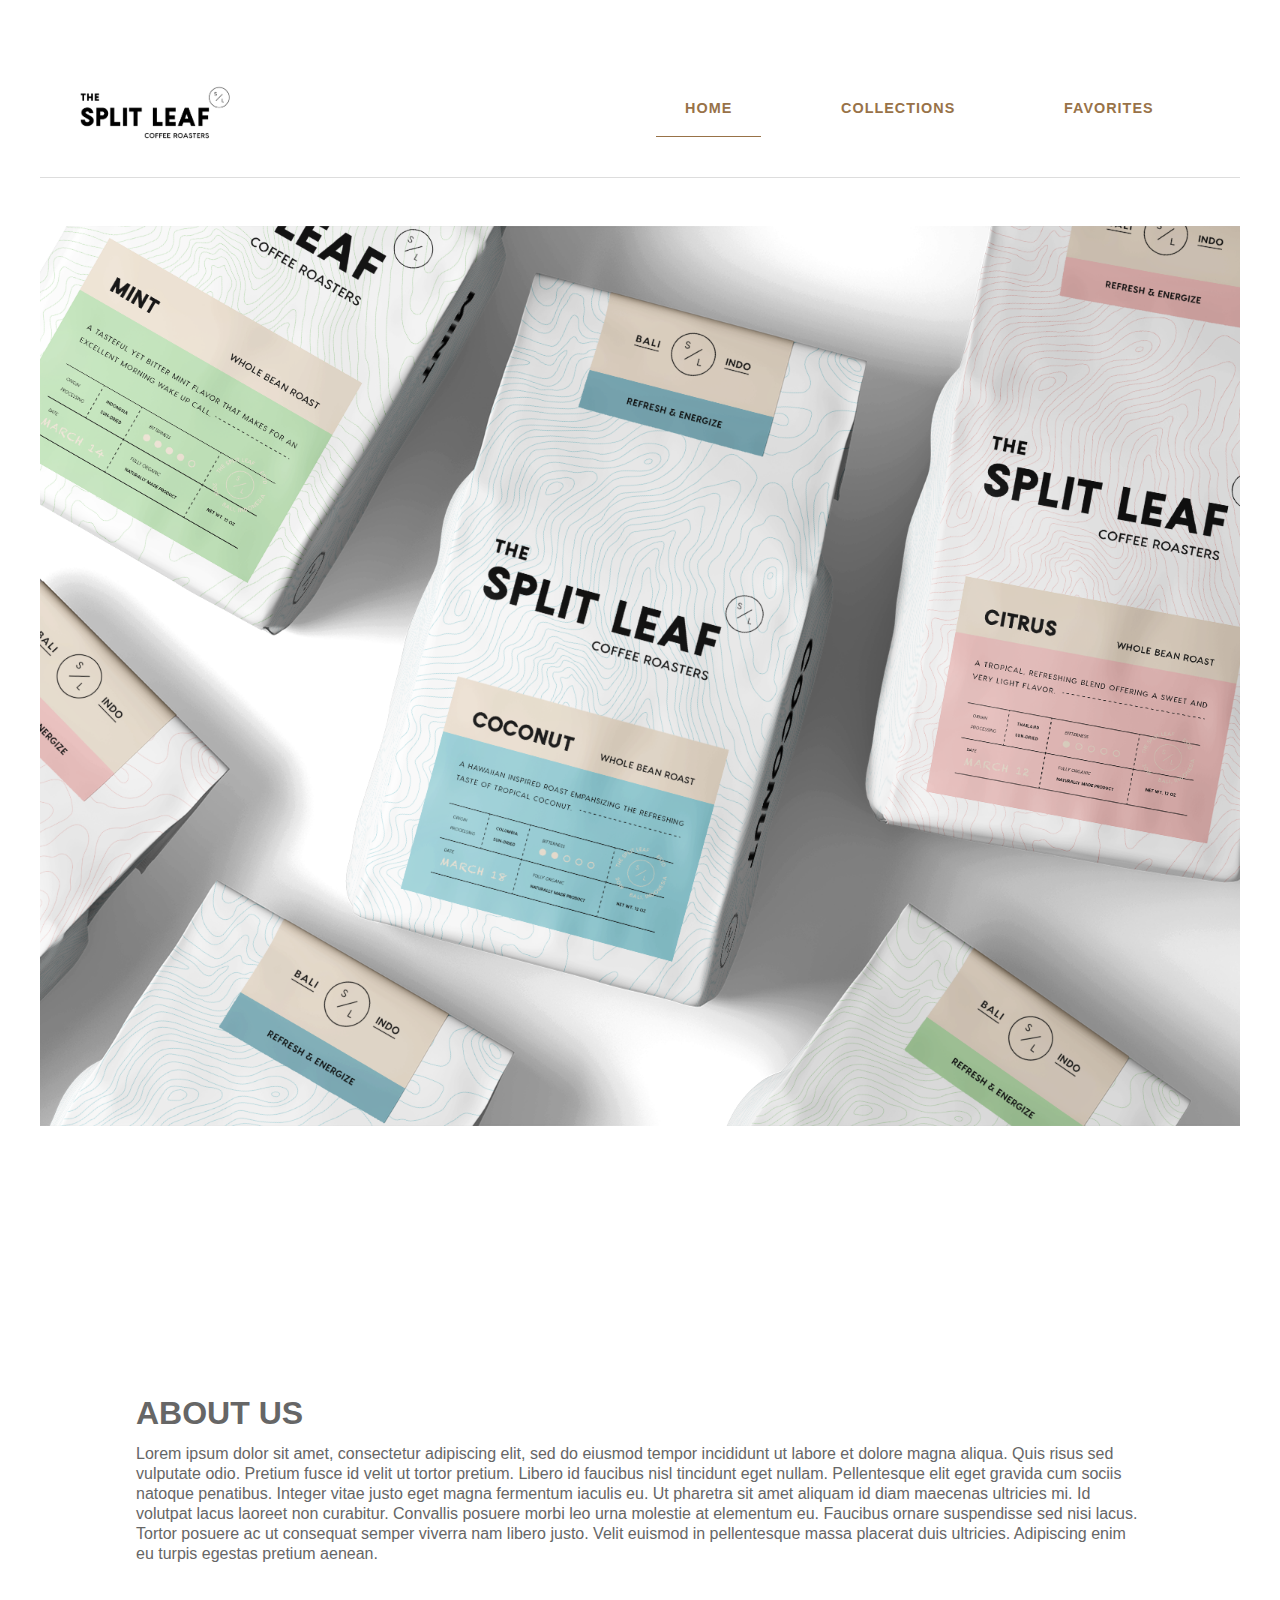
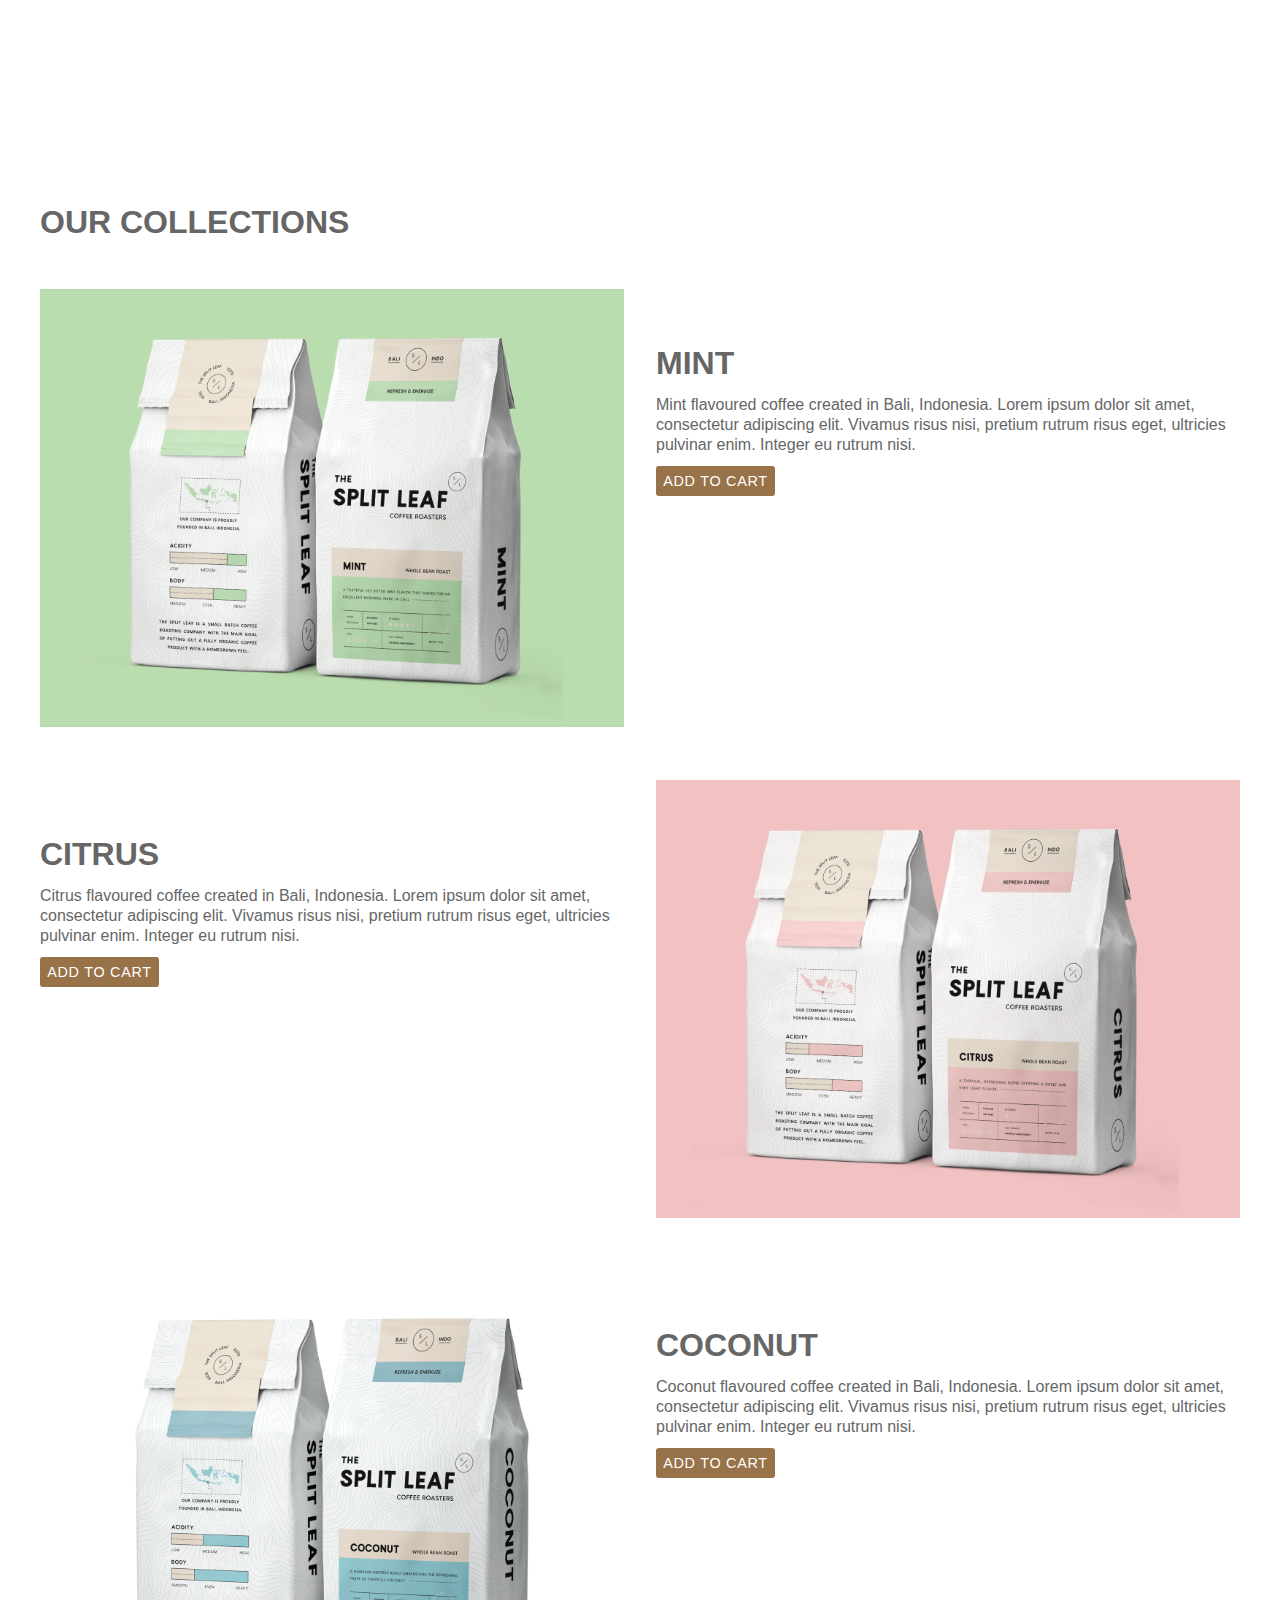
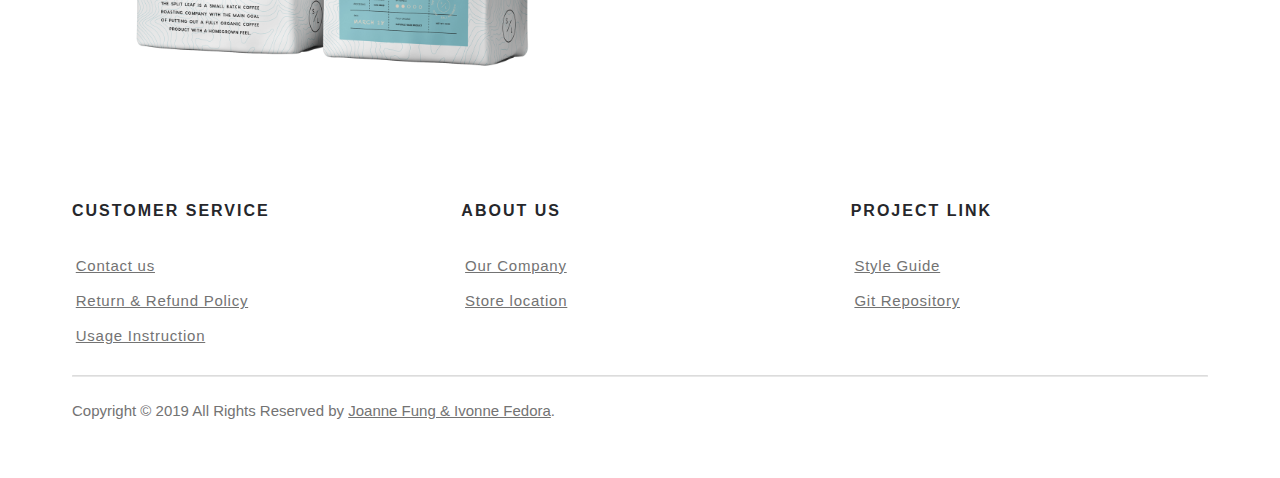
<file: index.html>
<!DOCTYPE html>
<html lang="en">

<head>
  <meta charset="utf-8">
  <title>P02</title>

  <!--CSS-->
  <link href="assets/css/main.css" rel="stylesheet">
</head>
<body>
  <nav class="nav-style">
    <a href="index.html"><img  src="assets/image/logo.png" class="logo" alt="logo"/></a>
    <p class="width-adjust"></p>
    <input class="menu-btn" type="checkbox" id="menu-btn" />
    <label class="menu-icon" for="menu-btn"><span class="navicon"></span></label>
    <ul class="menu">
      <li><a href="index.html"  class="nav-button current-link">HOME</a></li>
      <li><a href="product-listing.html" class="nav-button">COLLECTIONS</a></li>
      <li><a href="product-listing.html" class="nav-button">FAVORITES</a></li>
    </ul>
    <!-- <p class="width-adjust"></p> -->
    <!-- <div class="search-field">
    <img src="assets/image/search.png" class="search" alt="search"/>
    <form> <input type="text" name="Search Field" value="Search"> </form>
  </div> -->
</nav>

  <!-- <header class="header">
    <a href="index.html"><img  src="assets/image/logo.png" class="logo" alt="logo"/></a>
    <input class="menu-btn" type="checkbox" id="menu-btn" />
    <label class="menu-icon" for="menu-btn"><span class="navicon"></span></label>
    <ul class="menu">
      <li><a href="index.html">HOME</a></li>
      <li><a href="product-listing.html">COLLECTIONS</a></li>
      <li><a href="product-listing.html">FAVORITES</a></li>
    </ul>
  </header> -->

  <div class="banner">
    <img src="assets/image/b1.png"  alt="rose perfume" style="width:100%"/>
  </div>

  <div class="about-section">
    <h1>ABOUT US</h1>
    <p>Lorem ipsum dolor sit amet, consectetur adipiscing elit, sed do eiusmod tempor incididunt ut labore et dolore magna aliqua. Quis risus sed vulputate odio. Pretium fusce id velit ut tortor pretium. Libero id faucibus nisl tincidunt eget nullam. Pellentesque elit eget gravida cum sociis natoque penatibus. Integer vitae justo eget magna fermentum iaculis eu. Ut pharetra sit amet aliquam id diam maecenas ultricies mi. Id volutpat lacus laoreet non curabitur. Convallis posuere morbi leo urna molestie at elementum eu. Faucibus ornare suspendisse sed nisi lacus. Tortor posuere ac ut consequat semper viverra nam libero justo. Velit euismod in pellentesque massa placerat duis ultricies. Adipiscing enim eu turpis egestas pretium aenean.</p>
  </div>

  <h1>OUR COLLECTIONS</H1>
  <div class="banner">
    <div class="row">
      <div class="col-50">
        <a href="mint-product.html">
          <img src="assets/image/a1.png"  alt="rose perfume" style="width:100%"/></a>
        </div>
        <div class="col-50">
          <div class="perfume">
            <h1>MINT</h1>
            <p>Mint flavoured coffee created in Bali, Indonesia. Lorem ipsum dolor sit amet, consectetur adipiscing elit. Vivamus risus nisi, pretium rutrum risus eget, ultricies pulvinar enim. Integer eu rutrum nisi.</p>
            <a href="checkout.html"  class="submit-btn">ADD TO CART</a>
          </div>
        </div>
      </div>
    </div>

    <div class="banner">
      <div class="row">
        <div class="col-50">
          <div class="perfume">
            <h1>CITRUS</h1>
            <p>Citrus flavoured coffee created in Bali, Indonesia. Lorem ipsum dolor sit amet, consectetur adipiscing elit. Vivamus risus nisi, pretium rutrum risus eget, ultricies pulvinar enim. Integer eu rutrum nisi.</p>
            <a href="checkout.html"  class="submit-btn">ADD TO CART</a>
          </div>
        </div>
        <div class="col-50">
          <a href="mint-product.html">
            <img src="assets/image/a2.png"  alt="rose perfume" style="width:100%"/></a>
          </div>
        </div>
      </div>

      <div class="banner">
        <div class="row">
          <div class="col-50">
            <a href="mint-product.html">
              <img src="assets/image/a3.png"  alt="rose perfume" style="width:100%"/></a>
            </div>
            <div class="col-50">
              <div class="perfume">
                <h1>COCONUT</h1>
                <p>Coconut flavoured coffee created in Bali, Indonesia. Lorem ipsum dolor sit amet, consectetur adipiscing elit. Vivamus risus nisi, pretium rutrum risus eget, ultricies pulvinar enim. Integer eu rutrum nisi.</p>
                <a href="checkout.html"  class="submit-btn">ADD TO CART</a>
              </div>
            </div>
          </div>
        </div>

        <!-- Site footer -->

        <footer class="site-footer">
          <div class="row">
            <div class="col-25">
              <h5>CUSTOMER SERVICE</h5>
              <ul class="footer-links">
                <li><a href="#">Contact us</a></li>
                <li><a href="#">Return & Refund Policy</a></li>
                <li><a href="#">Usage Instruction</a></li>
              </ul>
            </div>
            <div class="col-25">
              <h5>ABOUT US</h5>
              <ul class="footer-links">
                <li><a href="#">Our Company</a></li>
                <li><a href="#">Store location</a></li>
              </ul>
            </div>
            <div class="col-25">
              <h5>PROJECT LINK</h5>
              <ul class="footer-links">
                <li><a href="styleguide.html">Style Guide</a></li>
                <li><a href="https://github.com/ivonnefedora/IAT339-P02">Git Repository</a></li>
              </ul>
            </div>
          </div>
            <hr>
          </div>
          <div class="container">
            <div class="row">
              <div class="col-50">
                <p class="copyright-text">Copyright &copy; 2019 All Rights Reserved by
                  <a href="#">Joanne Fung & Ivonne Fedora</a>.
                </p>
              </div>
            </div>
          </div>
        </footer>
      </body>
      </html>
</file>
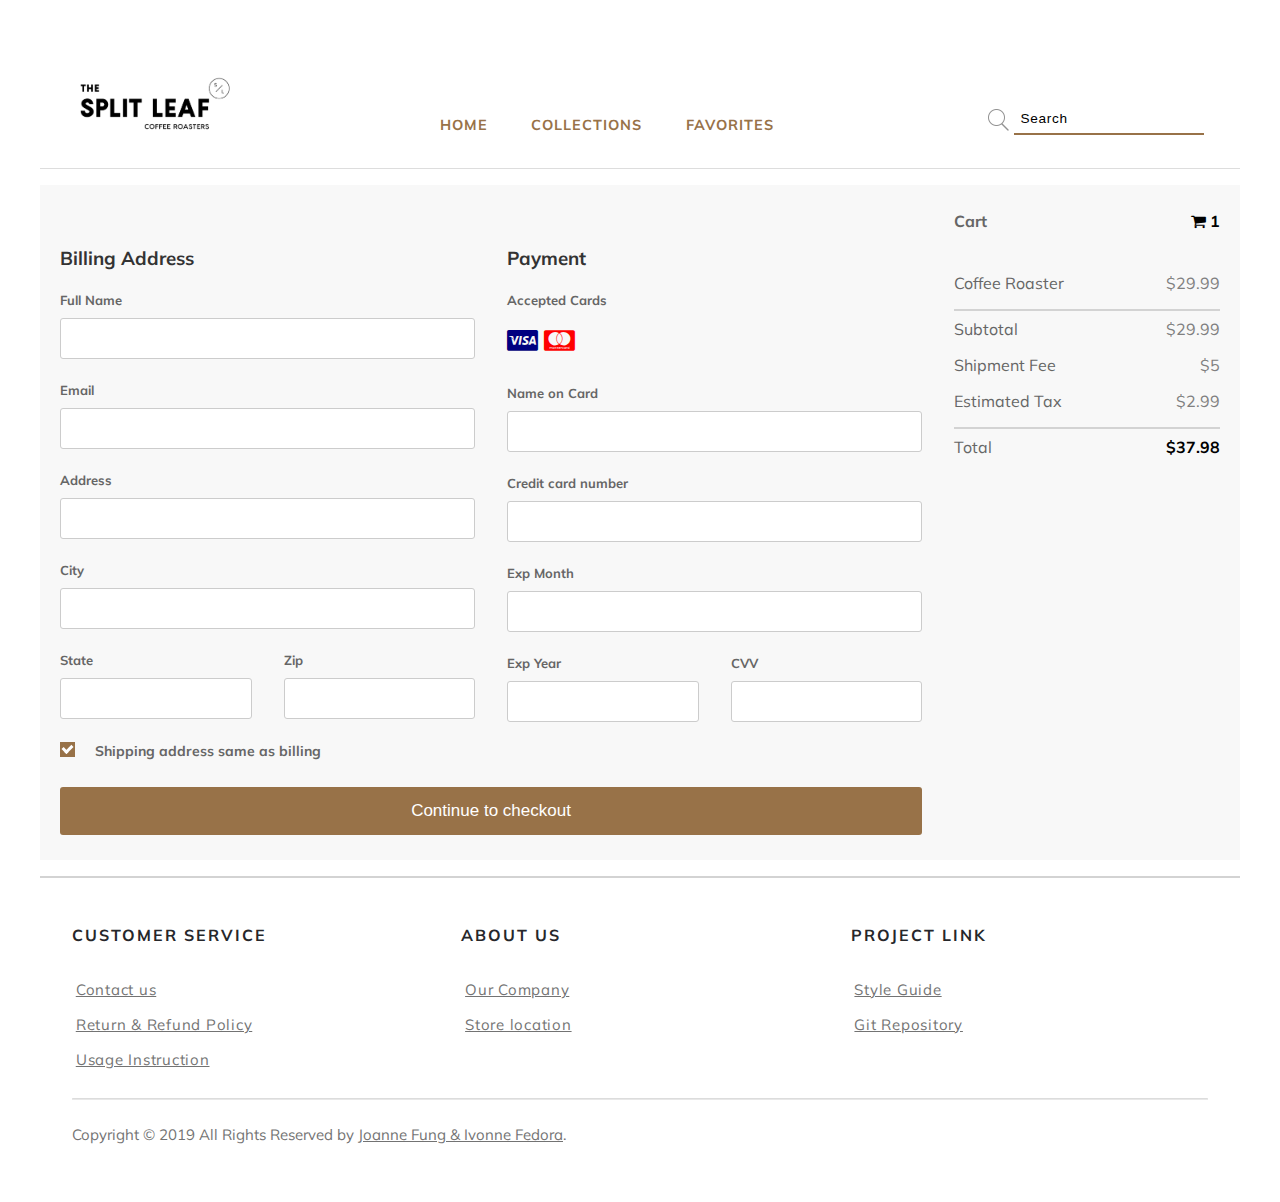
<file: checkout.html>
<!DOCTYPE html>
<html lang="en">

<head>
  <meta charset="utf-8">
  <title>P01 - Style Guide Template</title>

  <!--CSS-->
  <link href="assets/css/main.css" rel="stylesheet">

  <!--icon-->
  <link rel="stylesheet" href="https://cdnjs.cloudflare.com/ajax/libs/font-awesome/4.7.0/css/font-awesome.min.css">

  <!--Font-->
  <link href="https://fonts.googleapis.com/css?family=Muli" rel="stylesheet">

  <script src="assets/js/main.js"></script>
</head>

<body>

  <nav class="nav-style">
    <img  src="assets/image/logo.png" class="logo" alt="logo"/>
    <p class="width-adjust"></p>
    <a href="index.html"  class="nav-button">HOME</a>
    <a href="product-listing.html" class="nav-button">COLLECTIONS</a>
    <a href="product-listing.html" class="nav-button">FAVORITES</a>
    <p class="width-adjust"></p>
    <div class="search-field">
      <img src="assets/image/search.png" class="search" alt="search"/>
      <form> <input type="text" name="Search Field" value="Search"> </form>
    </div>
  </nav>


  <!--https://www.w3schools.com/howto/tryit.asp?filename=tryhow_css_checkout_form-->
  <section class="checkout-element">
    <div class="row">
      <div class="col-75">
        <div class="payment-container">

          <div class="row">
            <div class="col-75">
              <div class="container">

                <div class="row">
                  <div class="col-50">
                    <h3>Billing Address</h3>
                    <label for="fname">Full Name</label>
                    <input type="text" id="fname" name="firstname">
                    <label for="email">Email</label>
                    <input type="text" id="email" name="email">
                    <label for="adr">Address</label>
                    <input type="text" id="adr" name="address">
                    <label for="city">City</label>
                    <input type="text" id="city" name="city">

                    <div class="row">
                      <div class="col-50">
                        <label for="state">State</label>
                        <input type="text" id="state" name="state">
                      </div>
                      <div class="col-50">
                        <label for="zip">Zip</label>
                        <input type="text" id="zip" name="zip">
                      </div>
                    </div>
                  </div>

                  <div class="col-50">
                    <h3>Payment</h3>
                    <label for="fname">Accepted Cards</label>
                    <div class="icon-container">
                      <i class="fa fa-cc-visa" style="color:navy;"></i>
                      <i class="fa fa-cc-mastercard" style="color:red;"></i>
                    </div>
                    <label for="cname">Name on Card</label>
                    <input type="text" id="cname" name="cardname">
                    <label for="ccnum">Credit card number</label>
                    <input type="text" id="ccnum" name="cardnumber">
                    <label for="expmonth">Exp Month</label>
                    <input type="text" id="expmonth" name="expmonth">
                    <div class="row">
                      <div class="col-50">
                        <label for="expyear">Exp Year</label>
                        <input type="text" id="expyear" name="expyear">
                      </div>
                      <div class="col-50">
                        <label for="cvv">CVV</label>
                        <input type="text" id="cvv" name="cvv">
                      </div>
                    </div>
                  </div>

                </div>
                <label class="checkbox-container">Shipping address same as billing<input type="checkbox" checked="checked"><span class="checkmark"></span></label>
                <input type="submit" value="Continue to checkout" class="btn">
              </div>
            </div>
            <div class="col-25">
              <div class="container">
                <h4>Cart <span class="price" style="color:black"><i class="fa fa-shopping-cart"></i> 1</span></h4><br>
                <p>Coffee Roaster<span class="price">$29.99</span></p>
                <hr>
                <p>Subtotal<span class="price">$29.99</span></p>
                <p>Shipment Fee<span class="price">$5</span></p>
                <p>Estimated Tax<span class="price">$2.99</span></p>
                <hr>
                <p>Total <span class="price" style="color:black"><b>$37.98</b></span></p>
              </div>
            </div>
          </div>
        </div>
      </div>
    </div>
  </section>

  <!-- Site footer -->
  <hr>
  <footer class="site-footer">
    <div class="row">
      <div class="col-25">
        <h5>CUSTOMER SERVICE</h5>
        <ul class="footer-links">
          <li><a href="#">Contact us</a></li>
          <li><a href="#">Return & Refund Policy</a></li>
          <li><a href="#">Usage Instruction</a></li>
        </ul>
      </div>
      <div class="col-25">
        <h5>ABOUT US</h5>
        <ul class="footer-links">
          <li><a href="#">Our Company</a></li>
          <li><a href="#">Store location</a></li>
        </ul>
      </div>
      <div class="col-25">
        <h5>PROJECT LINK</h5>
        <ul class="footer-links">
          <li><a href="styleguide.html">Style Guide</a></li>
          <li><a href="https://github.com/ivonnefedora/IAT339-P02">Git Repository</a></li>
        </ul>
      </div>
    </div>
      <hr>
    </div>
    <div class="container">
      <div class="row">
        <div class="col-50">
          <p class="copyright-text">Copyright &copy; 2019 All Rights Reserved by
            <a href="#">Joanne Fung & Ivonne Fedora</a>.
          </p>
        </div>
      </div>
    </div>
  </footer>

</body>
</html>
</file>
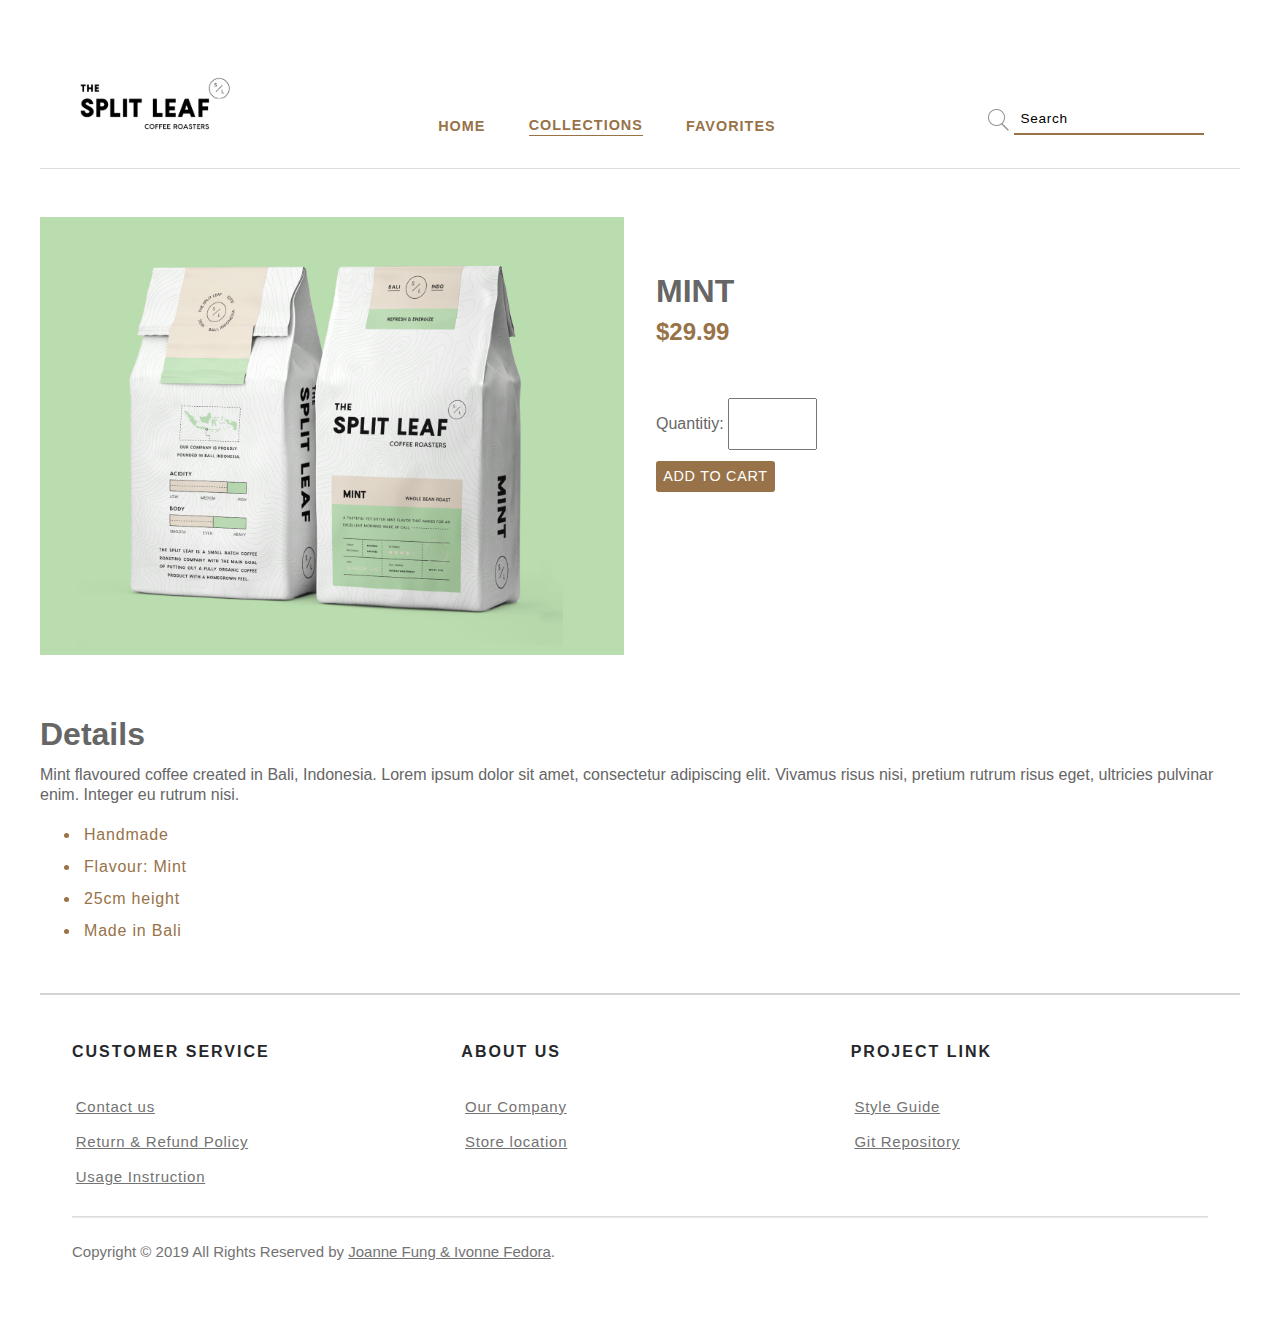
<file: mint-product.html>
<!DOCTYPE html>
<html lang="en">

<head>
  <meta charset="utf-8">
  <title>P02</title>

  <!--CSS-->
  <link href="assets/css/main.css" rel="stylesheet">
</head>
<body>
  <nav class="nav-style">
    <img  src="assets/image/logo.png" class="logo" alt="logo"/>
    <p class="width-adjust"></p>
    <a href="index.html"  class="nav-button">HOME</a>
    <a href="product-listing.html" class="nav-button current-link">COLLECTIONS</a>
    <a href="product-listing.html" class="nav-button">FAVORITES</a>
    <p class="width-adjust"></p>
    <div class="search-field">
      <img src="assets/image/search.png" class="search" alt="search"/>
      <form> <input type="text" name="Search Field" value="Search"> </form>
    </div>
  </nav>

  <div class="banner">
    <div class="row">
      <div class="col-50">
        <a href="mint-product.html">
          <img src="assets/image/a1.png"  alt="rose perfume" style="width:100%"/></a>
        </div>
        <div class="col-50">
          <div class="perfume">
            <h1>MINT</h1>
            <h2>$29.99</h2>
            <br>
            <p>Quantitiy: <input type="number" name="quantity" min="1" max="10"></p>
            <a href="checkout.html"  class="submit-btn">ADD TO CART</a>
          </div>
        </div>
      </div>
    </div>

    <div class="banner">
      <div class="perfume">
        <h1>Details</h1>
        <p>Mint flavoured coffee created in Bali, Indonesia. Lorem ipsum dolor sit amet, consectetur adipiscing elit. Vivamus risus nisi, pretium rutrum risus eget, ultricies pulvinar enim. Integer eu rutrum nisi.</p>
        <ul>
          <li>Handmade</li>
          <li>Flavour: Mint</li>
          <li>25cm height</li>
          <li>Made in Bali</li>
        </ul>
      </div>
    </div>

    <!-- Site footer -->
    <hr>
    <footer class="site-footer">
      <div class="row">
        <div class="col-25">
          <h5>CUSTOMER SERVICE</h5>
          <ul class="footer-links">
            <li><a href="#">Contact us</a></li>
            <li><a href="#">Return & Refund Policy</a></li>
            <li><a href="#">Usage Instruction</a></li>
          </ul>
        </div>
        <div class="col-25">
          <h5>ABOUT US</h5>
          <ul class="footer-links">
            <li><a href="#">Our Company</a></li>
            <li><a href="#">Store location</a></li>
          </ul>
        </div>
        <div class="col-25">
          <h5>PROJECT LINK</h5>
          <ul class="footer-links">
            <li><a href="styleguide.html">Style Guide</a></li>
            <li><a href="https://github.com/ivonnefedora/IAT339-P02">Git Repository</a></li>
          </ul>
        </div>
      </div>
        <hr>
      </div>
      <div class="container">
        <div class="row">
          <div class="col-50">
            <p class="copyright-text">Copyright &copy; 2019 All Rights Reserved by
              <a href="#">Joanne Fung & Ivonne Fedora</a>.
            </p>
          </div>
        </div>
      </div>
    </footer>
  </body>
  </html>
</file>
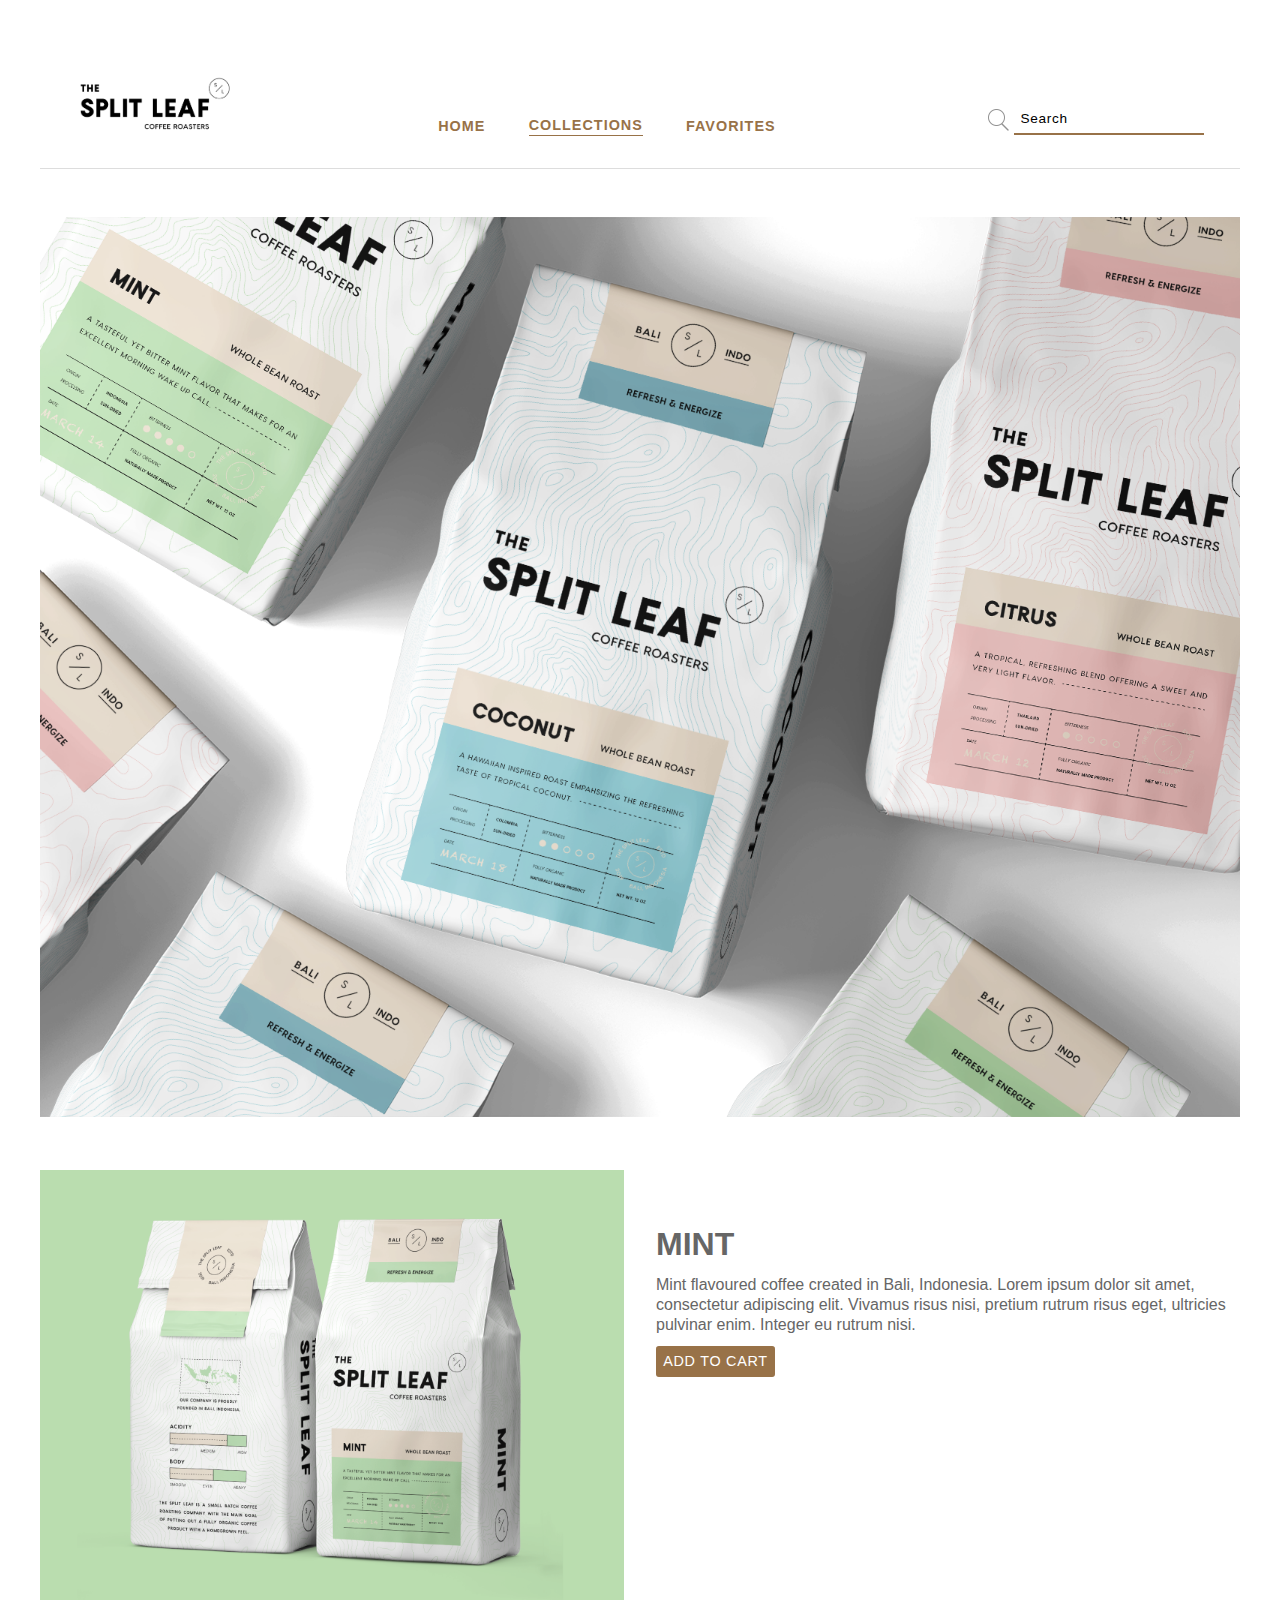
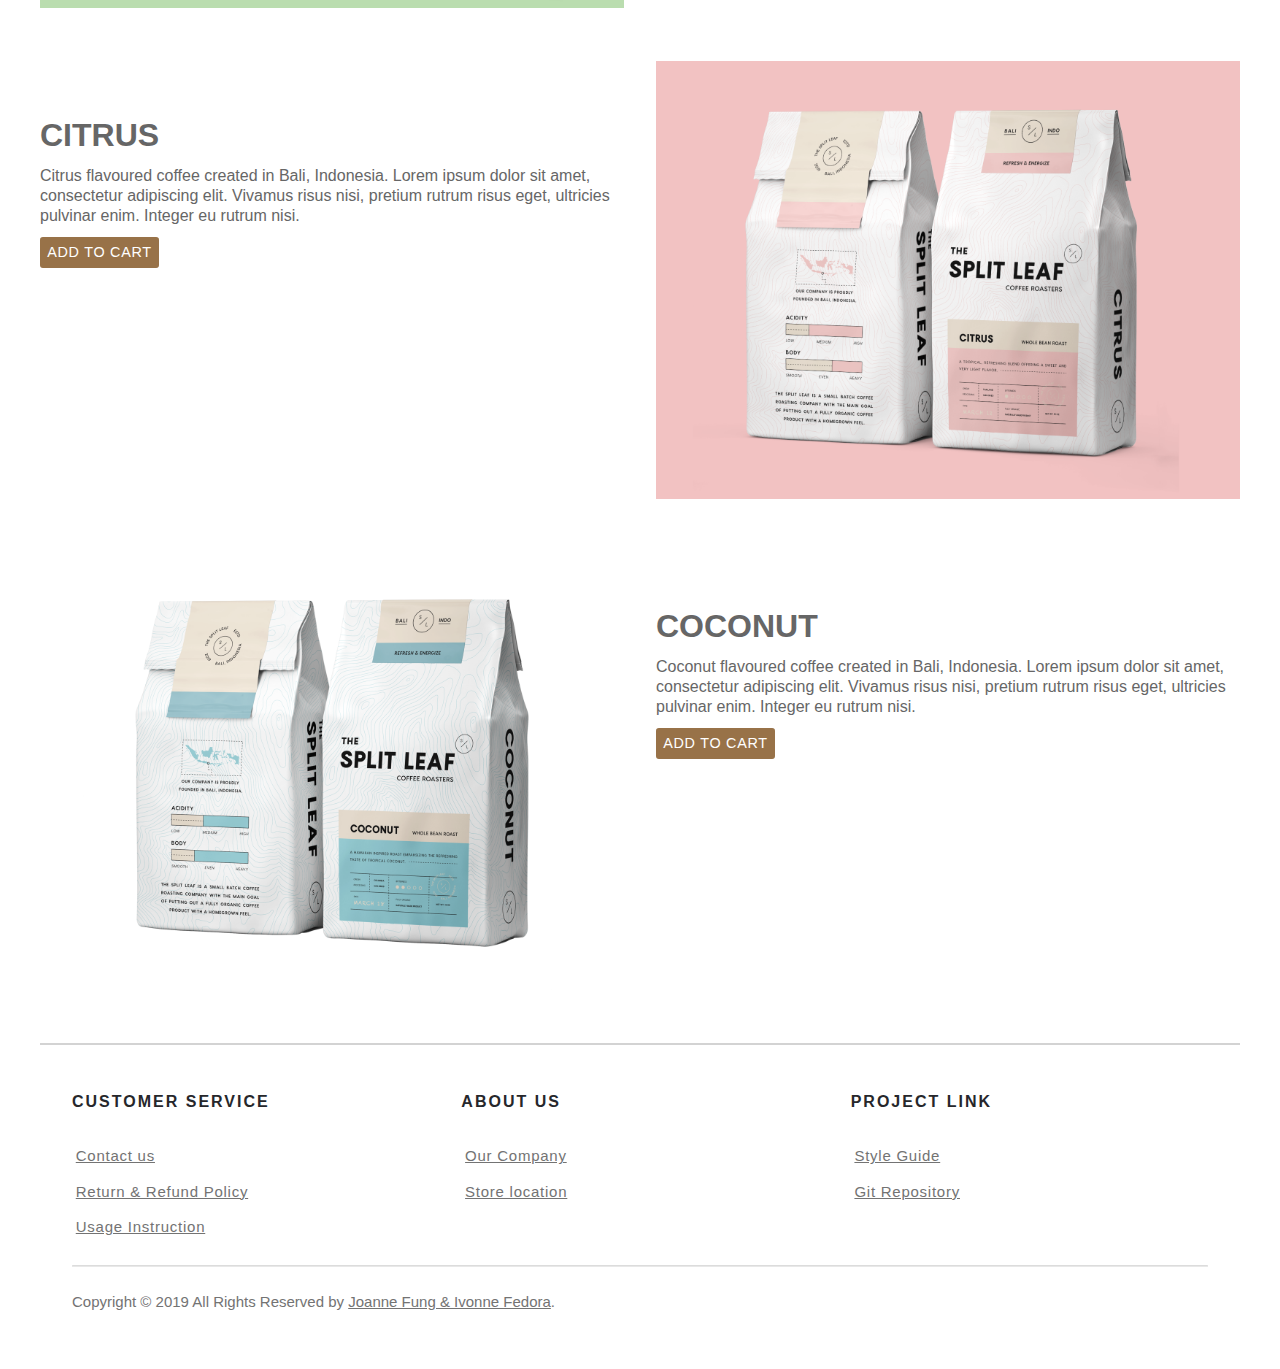
<file: product-listing.html>
<!DOCTYPE html>
<html lang="en">

<head>
  <meta charset="utf-8">
  <title>P02</title>

  <!--CSS-->
  <link href="assets/css/main.css" rel="stylesheet">
</head>
<body>
  <nav class="nav-style">
    <img  src="assets/image/logo.png" class="logo" alt="logo"/>
    <p class="width-adjust"></p>
    <a href="index.html"  class="nav-button">HOME</a>
    <a href="product-listing.html" class="nav-button current-link">COLLECTIONS</a>
    <a href="product-listing.html" class="nav-button">FAVORITES</a>
    <p class="width-adjust"></p>
    <div class="search-field">
      <img src="assets/image/search.png" class="search" alt="search"/>
      <form> <input type="text" name="Search Field" value="Search"> </form>
    </div>
  </nav>

  <div class="banner">
    <img src="assets/image/b1.png"  alt="rose perfume" style="width:100%"/>
  </div>

  <div class="banner">
    <div class="row">
      <div class="col-50">
        <a href="mint-product.html">
          <img src="assets/image/a1.png"  alt="rose perfume" style="width:100%"/></a>
        </div>
        <div class="col-50">
          <div class="perfume">
            <h1>MINT</h1>
            <p>Mint flavoured coffee created in Bali, Indonesia. Lorem ipsum dolor sit amet, consectetur adipiscing elit. Vivamus risus nisi, pretium rutrum risus eget, ultricies pulvinar enim. Integer eu rutrum nisi.</p>
            <a href="checkout.html"  class="submit-btn">ADD TO CART</a>
          </div>
        </div>
      </div>
    </div>

    <div class="banner">
      <div class="row">
        <div class="col-50">
          <div class="perfume">
            <h1>CITRUS</h1>
            <p>Citrus flavoured coffee created in Bali, Indonesia. Lorem ipsum dolor sit amet, consectetur adipiscing elit. Vivamus risus nisi, pretium rutrum risus eget, ultricies pulvinar enim. Integer eu rutrum nisi.</p>
            <a href="checkout.html"  class="submit-btn">ADD TO CART</a>
          </div>
        </div>
        <div class="col-50">
          <a href="mint-product.html">
            <img src="assets/image/a2.png"  alt="rose perfume" style="width:100%"/></a>
          </div>
        </div>
      </div>

      <div class="banner">
        <div class="row">
          <div class="col-50">
            <a href="mint-product.html">
              <img src="assets/image/a3.png"  alt="rose perfume" style="width:100%"/></a>
            </div>
            <div class="col-50">
              <div class="perfume">
                <h1>COCONUT</h1>
                <p>Coconut flavoured coffee created in Bali, Indonesia. Lorem ipsum dolor sit amet, consectetur adipiscing elit. Vivamus risus nisi, pretium rutrum risus eget, ultricies pulvinar enim. Integer eu rutrum nisi.</p>
                <a href="checkout.html"  class="submit-btn">ADD TO CART</a>
              </div>
            </div>
          </div>
        </div>

        <!-- Site footer -->
        <hr>
        <footer class="site-footer">
          <div class="row">
            <div class="col-25">
              <h5>CUSTOMER SERVICE</h5>
              <ul class="footer-links">
                <li><a href="#">Contact us</a></li>
                <li><a href="#">Return & Refund Policy</a></li>
                <li><a href="#">Usage Instruction</a></li>
              </ul>
            </div>
            <div class="col-25">
              <h5>ABOUT US</h5>
              <ul class="footer-links">
                <li><a href="#">Our Company</a></li>
                <li><a href="#">Store location</a></li>
              </ul>
            </div>
            <div class="col-25">
              <h5>PROJECT LINK</h5>
              <ul class="footer-links">
                <li><a href="styleguide.html">Style Guide</a></li>
                <li><a href="https://github.com/ivonnefedora/IAT339-P02">Git Repository</a></li>
              </ul>
            </div>
          </div>
            <hr>
          </div>
          <div class="container">
            <div class="row">
              <div class="col-50">
                <p class="copyright-text">Copyright &copy; 2019 All Rights Reserved by
                  <a href="#">Joanne Fung & Ivonne Fedora</a>.
                </p>
              </div>
            </div>
          </div>
        </footer>
      </body>
      </html>
</file>
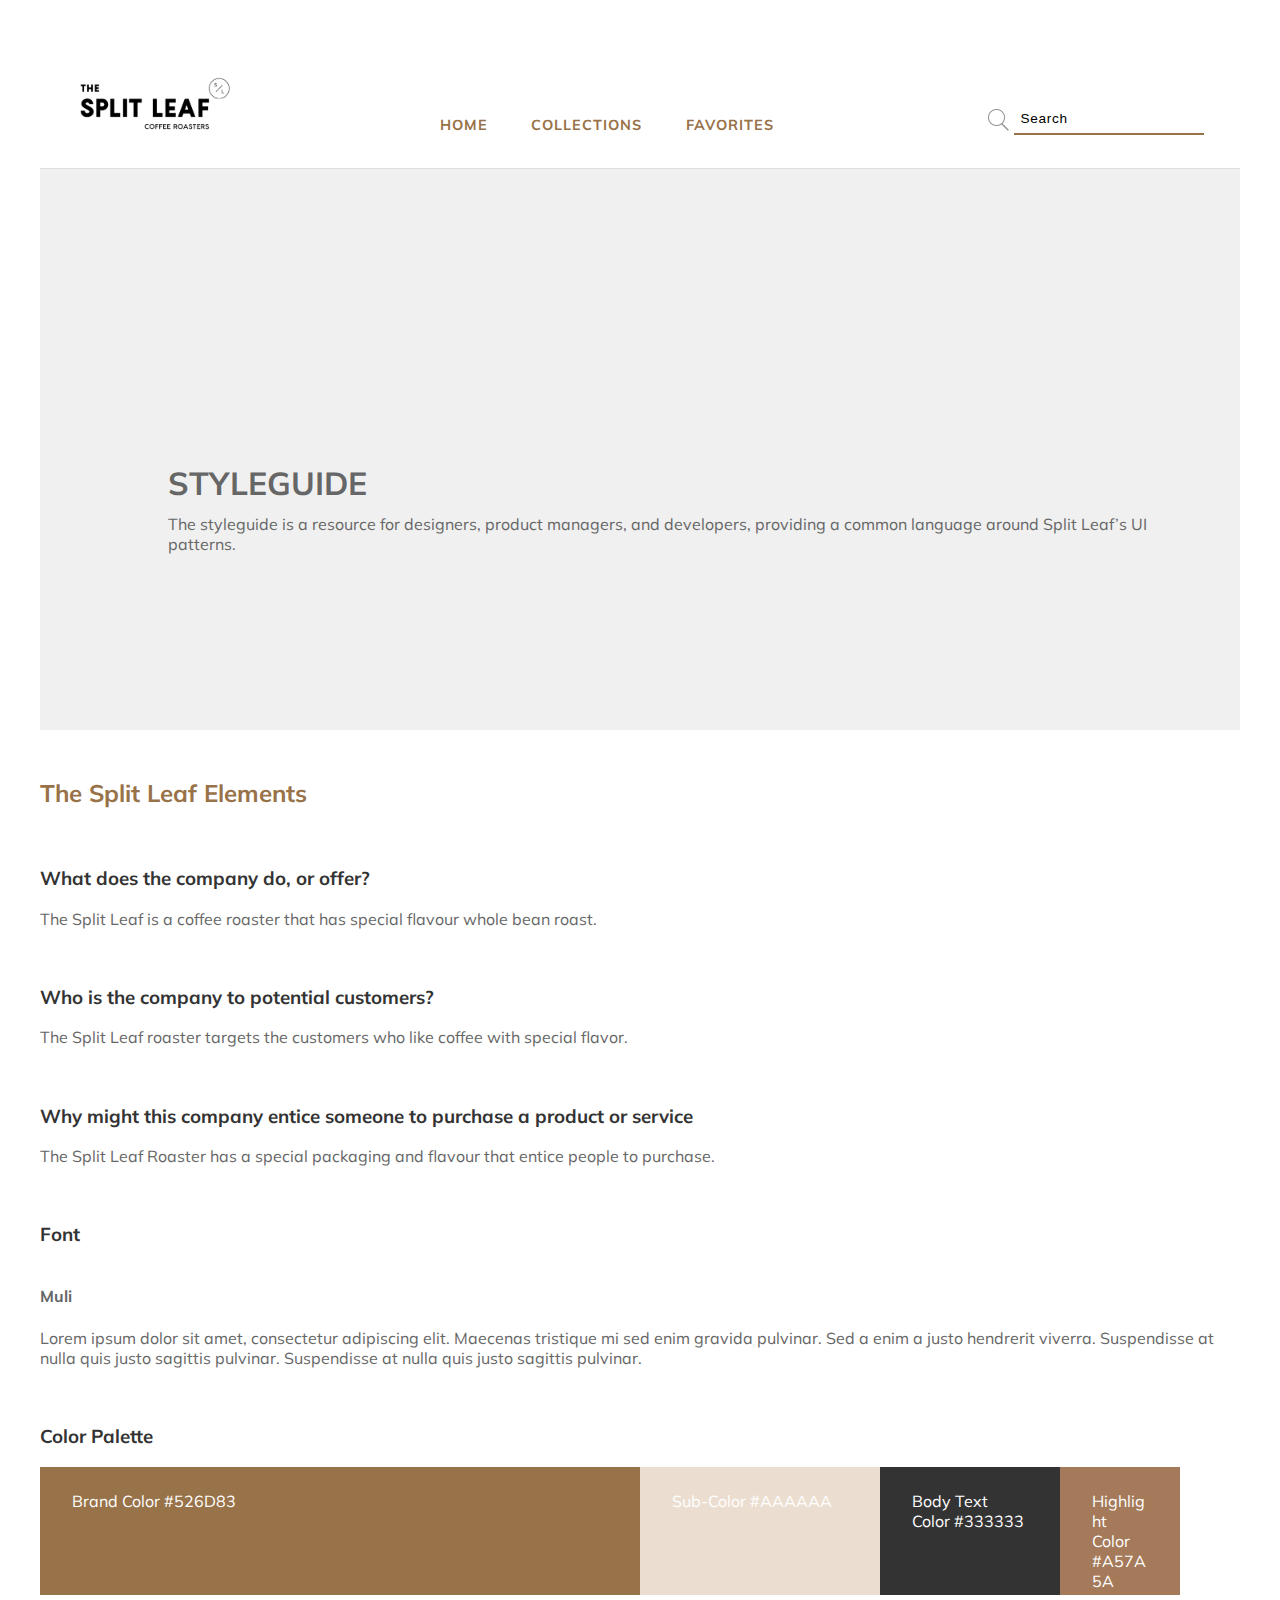
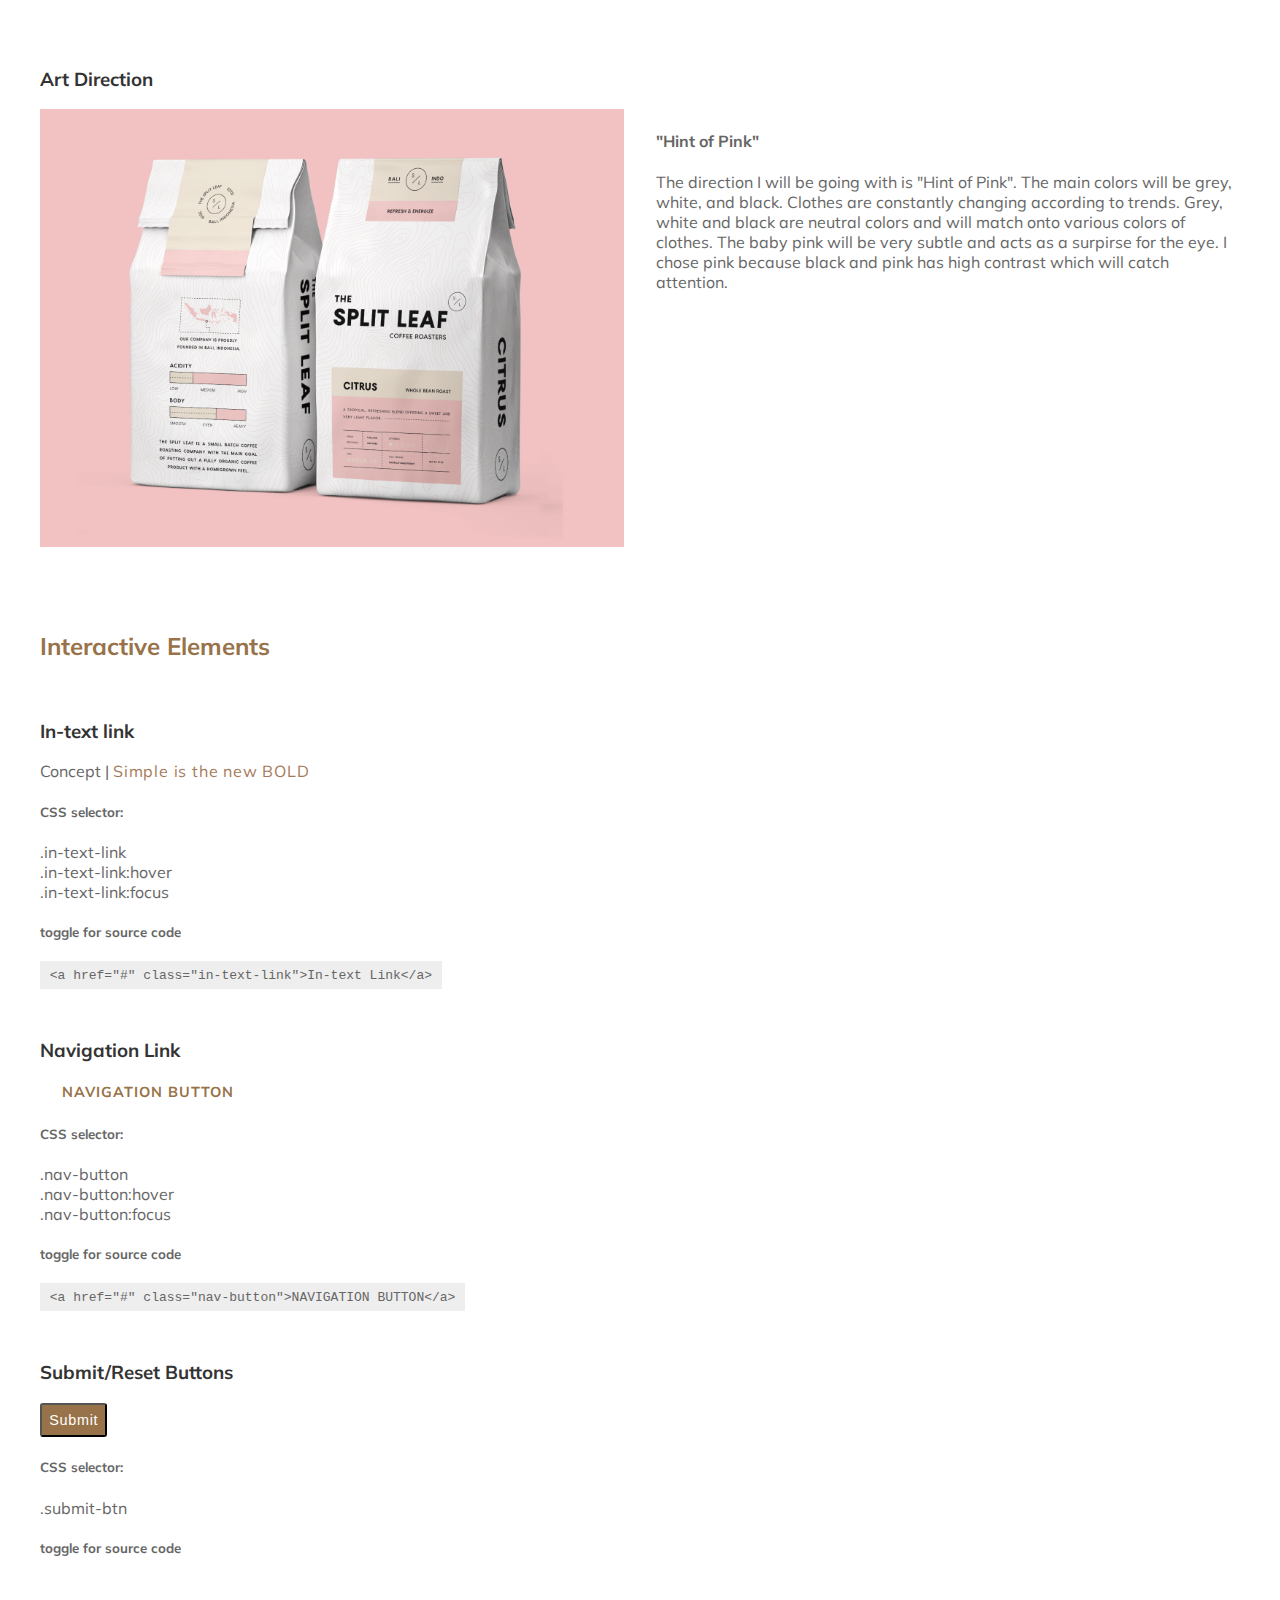
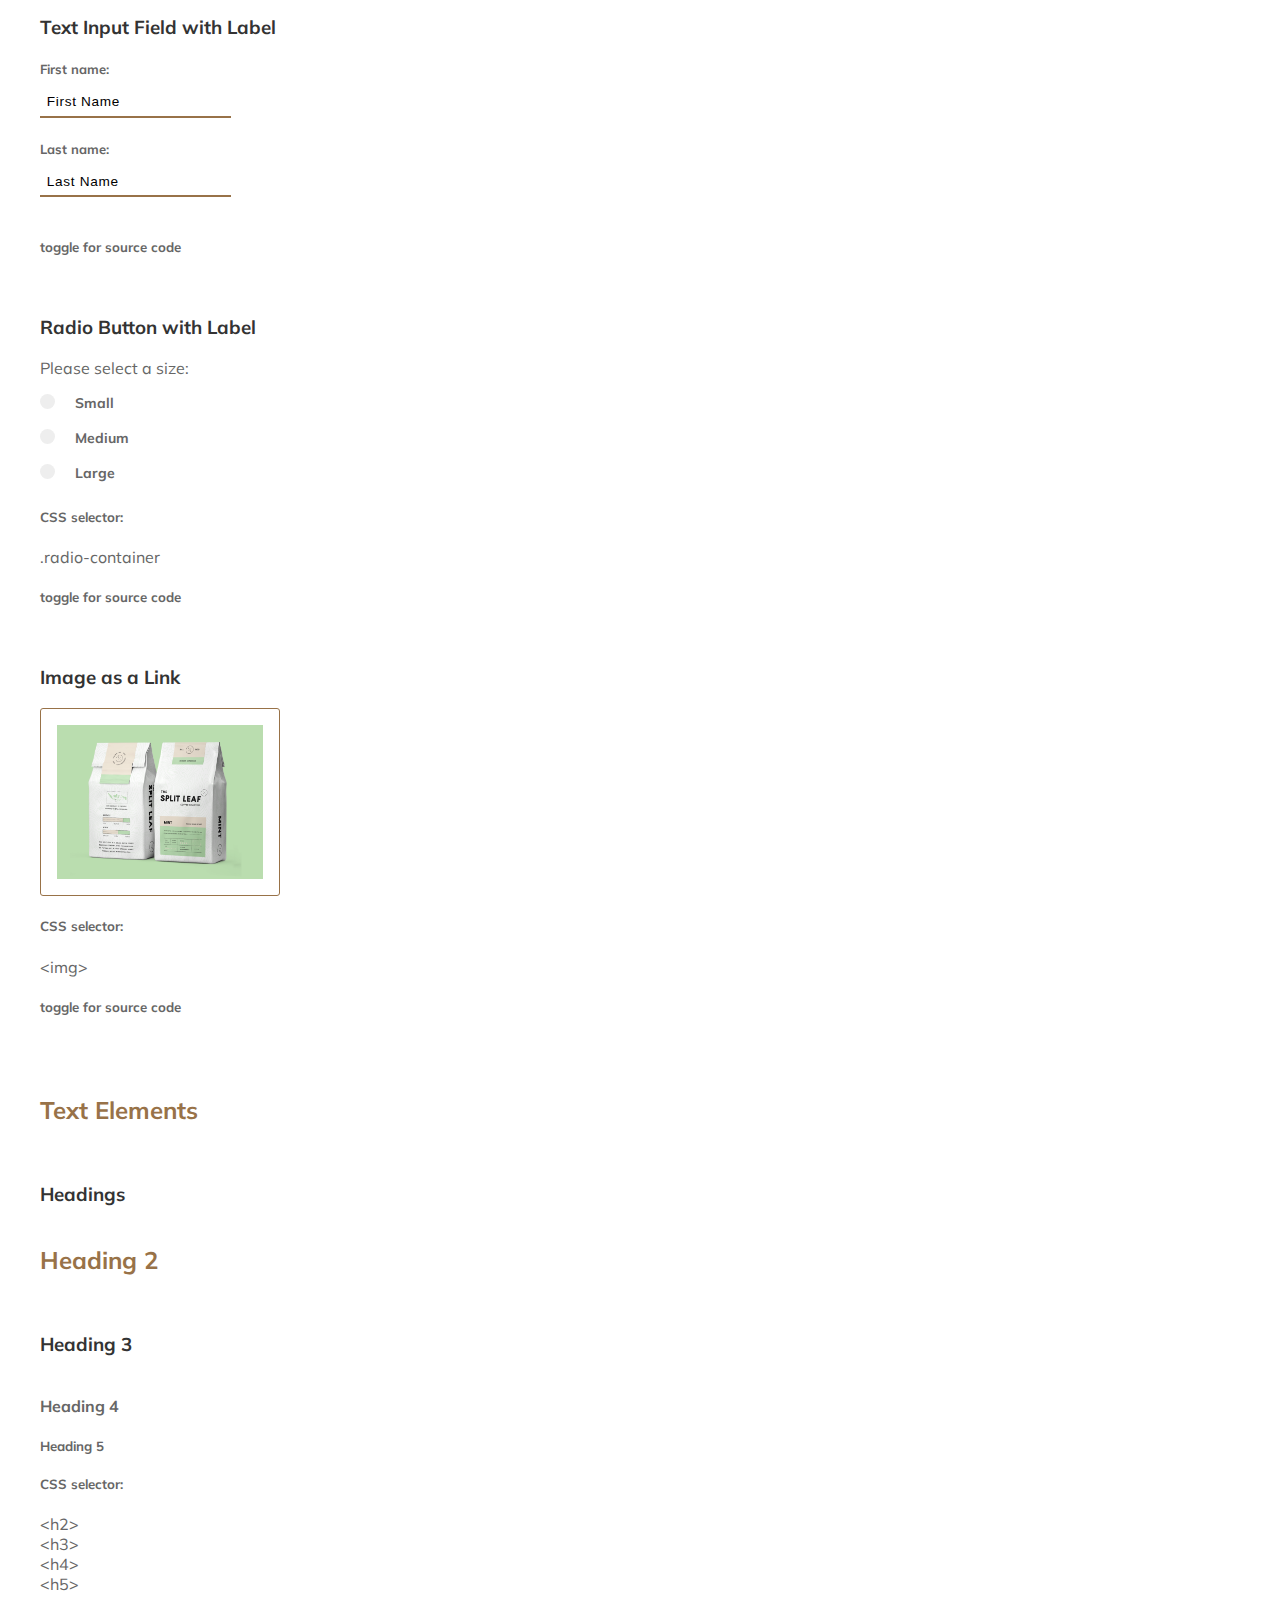
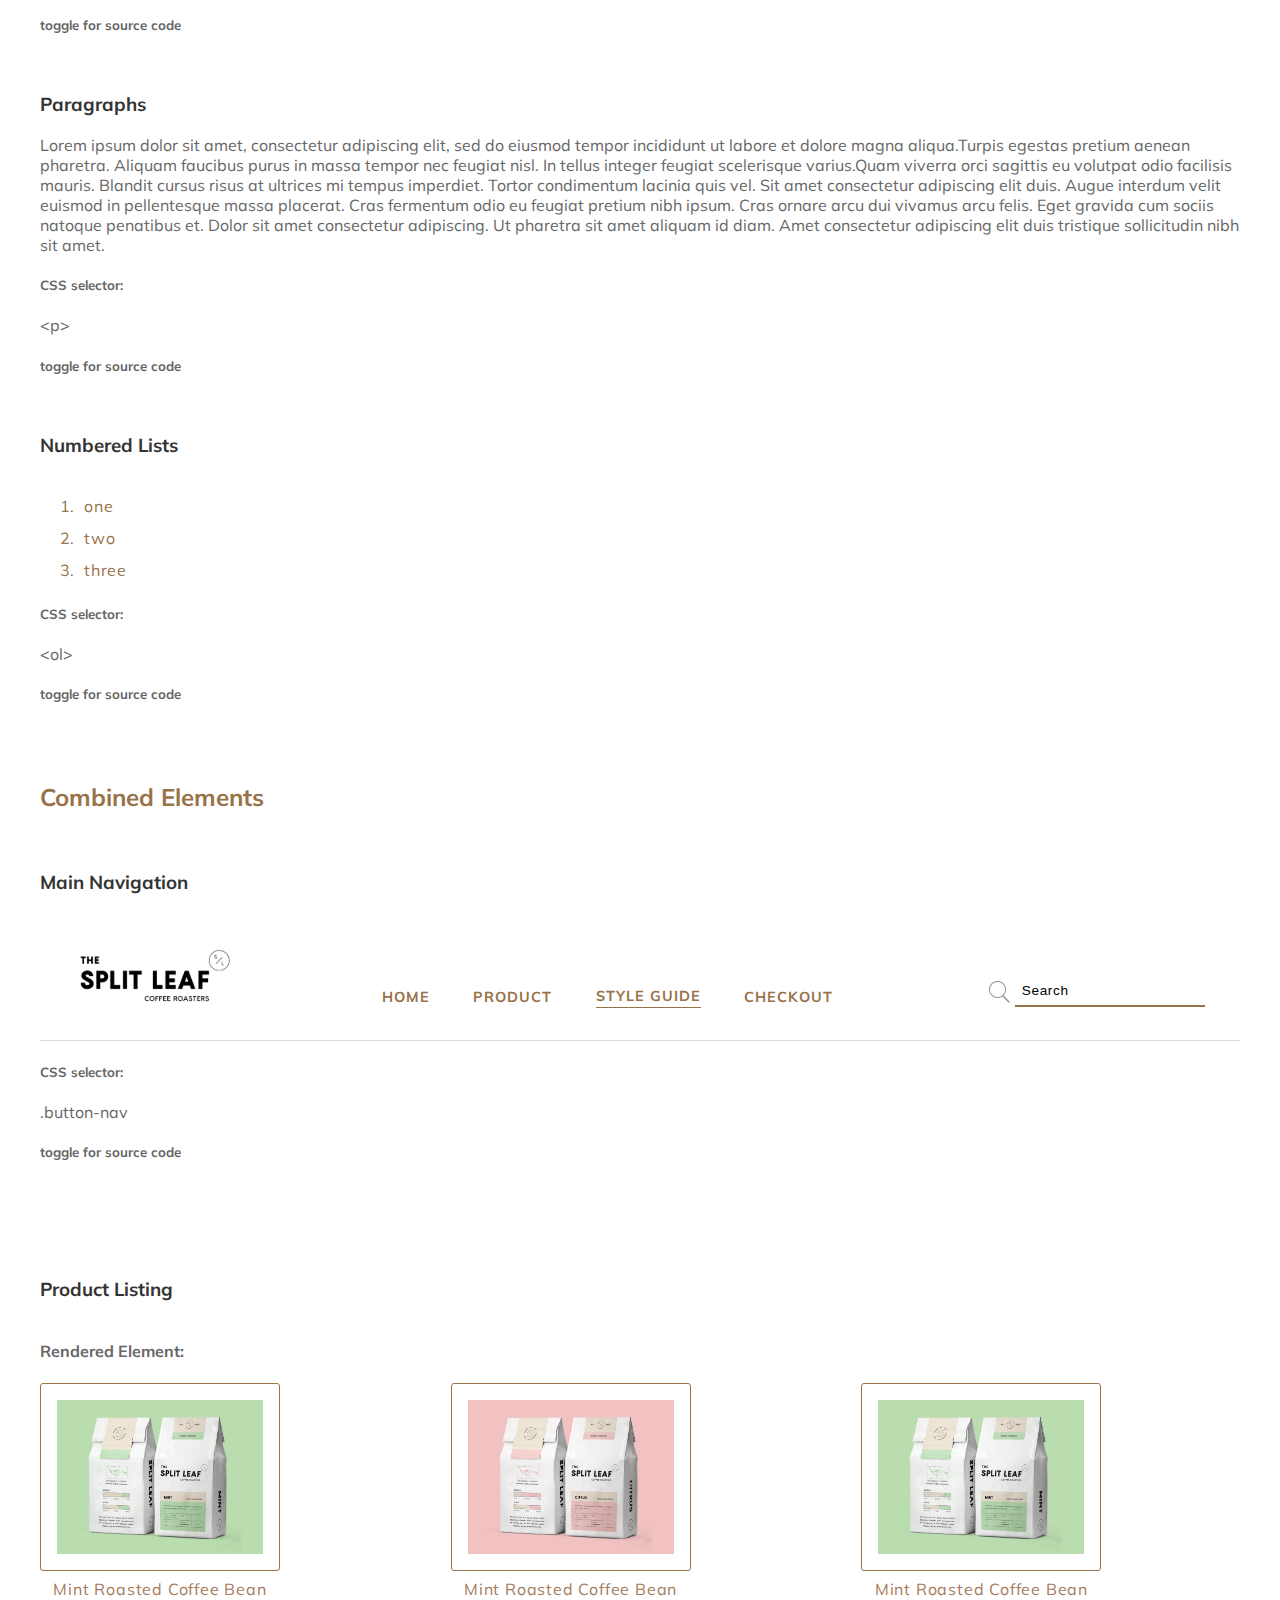
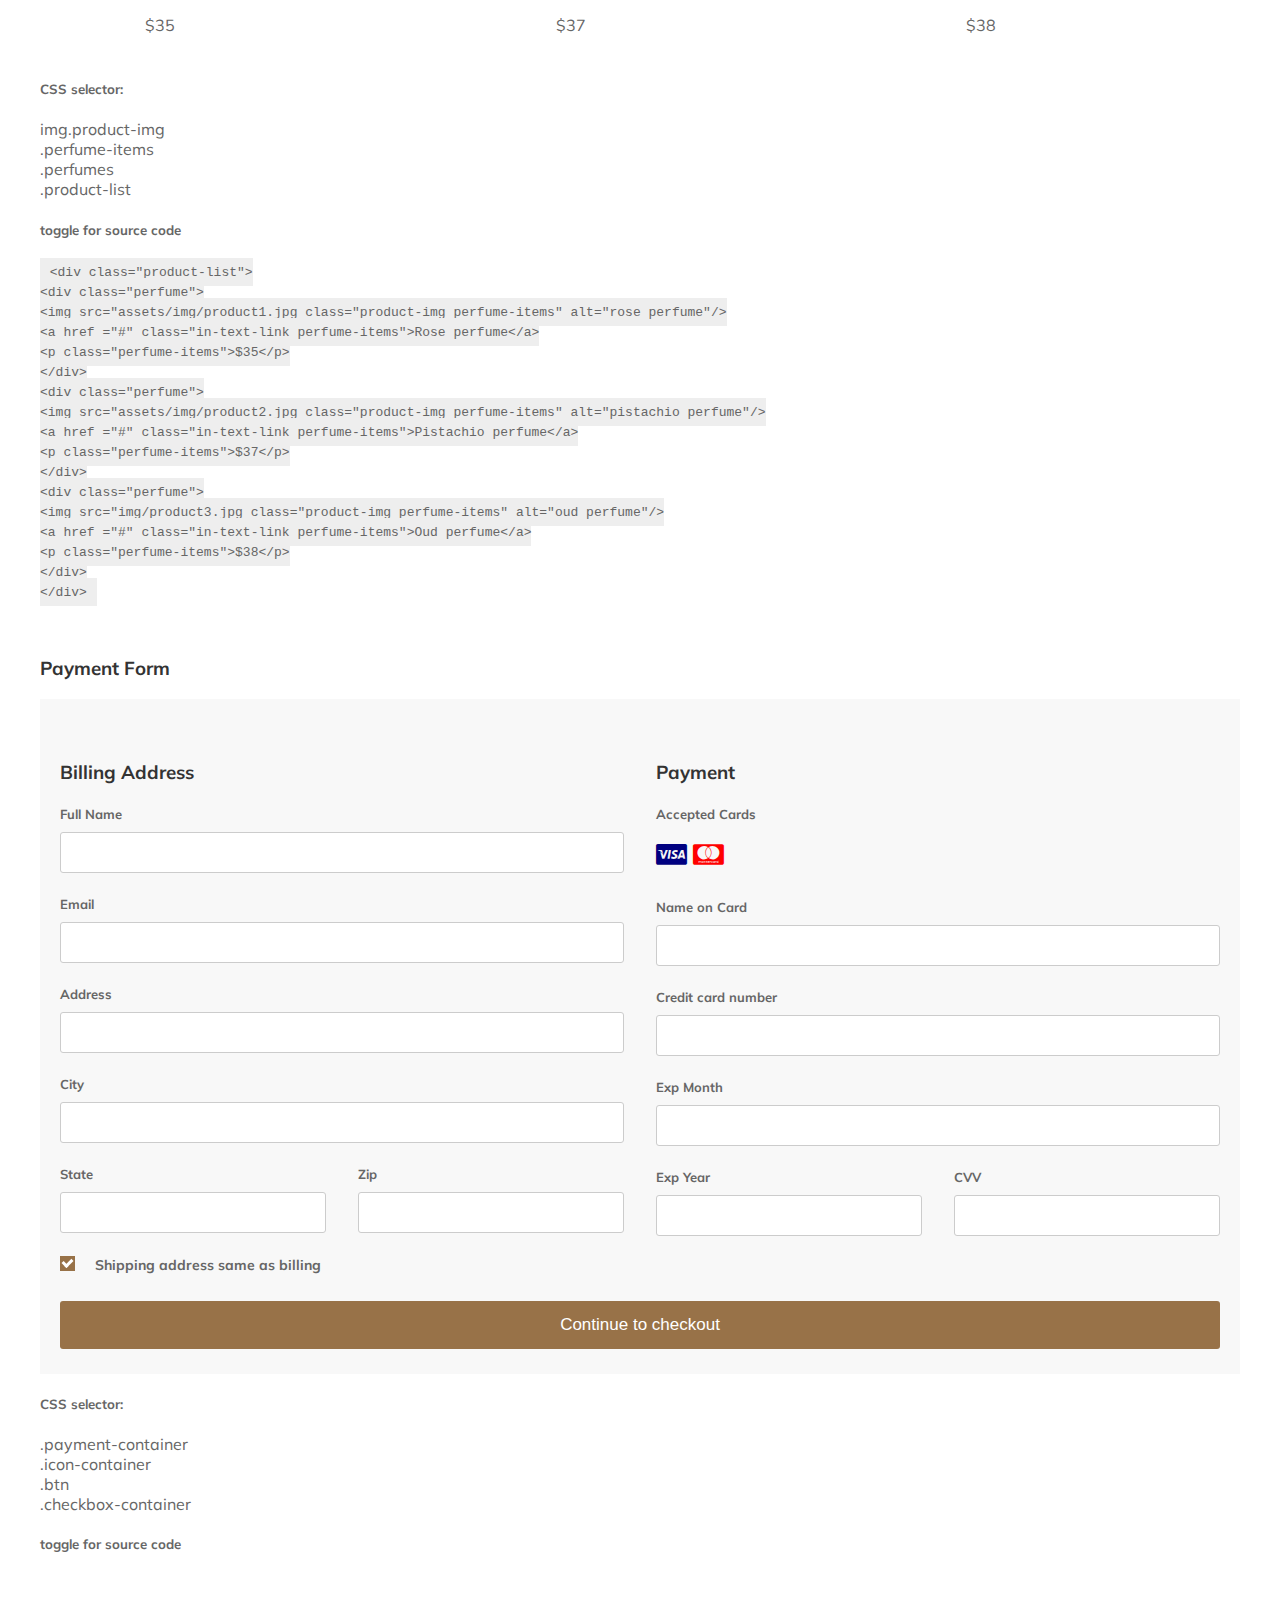
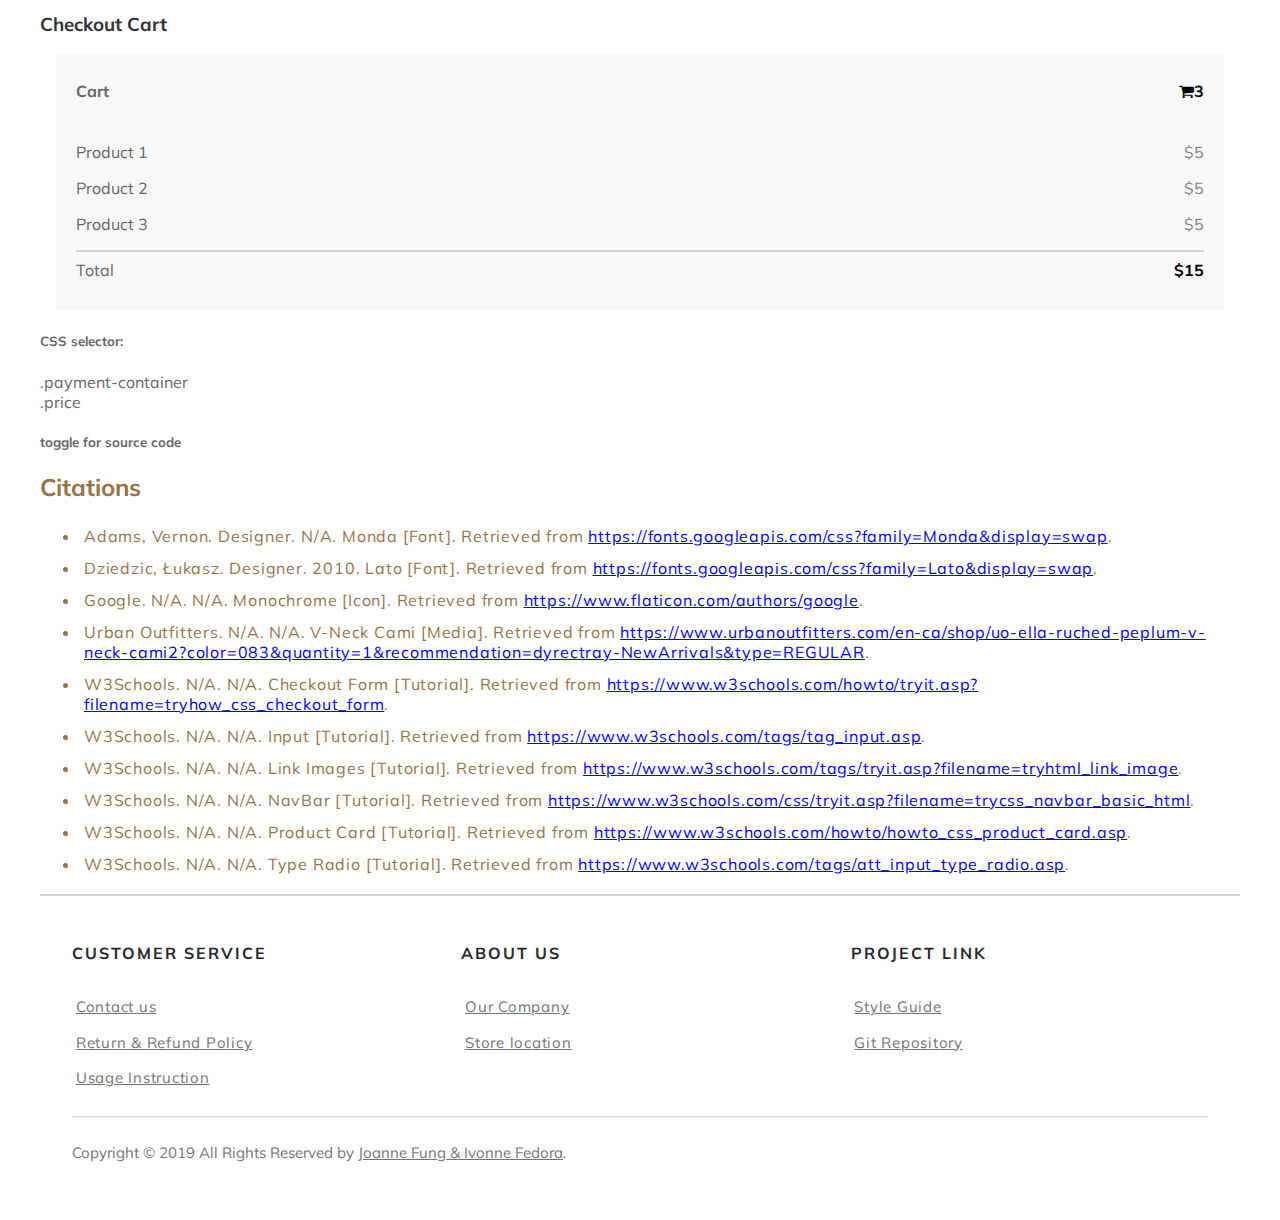
<file: styleguide.html>
<!DOCTYPE html>
<html lang="en">

<head>
  <meta charset="utf-8">
  <meta name="viewport" content="width=device-width, initial-scale=1">
  <title>P02</title>

  <!--CSS-->
  <link href="assets/css/main.css" rel="stylesheet">

  <!--Font-->
  <link href="https://fonts.googleapis.com/css?family=Muli" rel="stylesheet">

  <!--icon-->
  <link rel="stylesheet" href="https://cdnjs.cloudflare.com/ajax/libs/font-awesome/4.7.0/css/font-awesome.min.css">

  <!--Javascript-->
  <script src="assets/js/main.js"></script>
</head>
<body>
  <nav class="nav-style">
    <img  src="assets/image/logo.png" class="logo" alt="logo"/>
    <p class="width-adjust"></p>
    <a href="index.html"  class="nav-button">HOME</a>
    <a href="product-listing.html" class="nav-button">COLLECTIONS</a>
    <a href="product-listing.html" class="nav-button">FAVORITES</a>
    <p class="width-adjust"></p>
    <div class="search-field">
      <img src="assets/image/search.png" class="search" alt="search"/>
      <form> <input type="text" name="Search Field" value="Search"> </form>
    </div>
  </nav>

  <div class="styleguide-banner">
    <h1>STYLEGUIDE</h1>
    <p>The styleguide is a resource for designers, product managers, and developers, providing a common language around Split Leaf’s UI patterns.</p>
  </div>

  <!-- BAJU SECTION // -->
  <section class="main" id="color_elements">
    <h2>The Split Leaf Elements</h2>

    <section class="element">
      <h3>What does the company do, or offer?</h3>
      <p>The Split Leaf is a coffee roaster that has special flavour whole bean roast.</p>
      <h3>Who is the company to potential customers?</h3>
      <p>The Split Leaf roaster targets the customers who like coffee with special flavor.</p>
      <h3>Why might this company entice someone to purchase a product or service</h3>
      <p>The Split Leaf Roaster has a special packaging and flavour that entice people to purchase.</p>
    </section>

    <section class="element">
      <h3>Font</h3>
      <h4>Muli</h4>
      <p>Lorem ipsum dolor sit amet, consectetur adipiscing elit. Maecenas tristique mi sed enim gravida pulvinar. Sed a enim a
        justo hendrerit viverra. Suspendisse at nulla quis justo sagittis pulvinar.
        Suspendisse at nulla quis justo sagittis pulvinar.</p>
    </section>

    <section class="element">
      <h3>Color Palette</h3>
      <div class="color-swatches">
        <p class="main-color">Brand Color #526D83</p>
        <p class="sub-color">Sub-Color #AAAAAA</p>
        <p class="text-color">Body Text Color #333333</p>
        <p class="highlight">Highlight Color #A57A5A</p>
      </div>
    </section>

    <section class="element">
      <h3>Art Direction</h3>
      <div class="row">
        <div class="col-50">
          <img src="assets/image/a2.png" alt="Hint of Pink" style="width:100%">
        </div>
        <div class="col-50">
          <h4>"Hint of Pink"</h4>
          <p>The direction I will be going with is "Hint of Pink". The main colors will be grey, white, and black. Clothes are constantly changing according to trends. Grey, white and black are neutral colors and will match onto various colors of clothes. The baby pink will be very subtle and acts as a surpirse for the eye. I chose pink because black and pink has high contrast which will catch attention.</p>
        </div>
      </div>
    </section>
  </section>
  <!-- // BAJU SECTION -->

  <!-- INTERACTIVE ELEMENTS SECTION -->
  <section class="main" id="interactive_elements">
    <h2>Interactive Elements</h2>

    <section class="element">
      <h3>In-text link</h3>
      <p>Concept | <a href="#" class="in-text-link">Simple is the new BOLD</a></p>

      <h5>CSS selector:</h5>
      <p>.in-text-link<br>.in-text-link:hover<br>.in-text-link:focus</p>

      <h5 class="clickable-heading">toggle for source code</h5>
      <code>&lt;a href="#" class="in-text-link"&gt;In-text Link&lt;/a&gt;
      </code>
    </section>


    <!-- Default Button styling section -->
    <section class="element">

      <h3>Navigation Link</h3>
      <a href="#"  class="nav-button">NAVIGATION BUTTON</a>

      <h5>CSS selector:</h5>
      <p>.nav-button<br>.nav-button:hover<br>.nav-button:focus</p>

      <h5 class="clickable-heading">toggle for source code</h5>
      <code>&lt;a href="#"  class="nav-button"&gt;NAVIGATION BUTTON&lt;/a&gt;</code>
    </section>


    <section class="element">
      <h3>Submit/Reset Buttons</h3>
      <!--https://www.w3schools.com/tags/tag_input.asp-->
      <input type="submit" value="Submit" class="submit-btn">

      <h5>CSS selector:</h5>
      <p>.submit-btn</p>

      <h5 class="clickable-heading">toggle for source code</h5>
      <code style="display:none">&lt;input type="submit" value="Submit"&gt;</code>
    </section>


    <section class="element">
      <h3>Text Input Field with Label</h3>
      <!--https://www.w3schools.com/tags/tag_input.asp-->
      <label for="first-name">First name: </label><form><input id="first-name" type="text" name="Text Input Field" value="First Name"></form><br>
      <label for="last-name">Last name: </label><form><input id="last-name" type="text" name="Text Input Field" value="Last Name"></form><br>

      <h5 class="clickable-heading">toggle for source code</h5>
      <code style="display:none">&lt;label for="first-name"&gt;First name: &lt;/label&gt;&lt;form&gt;&lt;input type="text" name="Text Input Field value="First Name"&gt;&lt;/form&gt;&lt;br&gt;<br>
        &lt;label for="last-name"&gt;Last name: &lt;/label&gt;&lt;form&gt;&lt;input type="text" name="Text Input Field value="Last Name"&gt;&lt;/form&gt;&lt;br&gt;</code>
      </section>


      <section class="element">
        <h3>Radio Button with Label</h3>

        <!--https://www.w3schools.com/tags/att_input_type_radio.asp-->
        <p>Please select a size:</p>
        <label class="radio-container" for="small"><input id="small" type="radio" name="size" value="small"/>  Small<span class="selected"></span></label>
        <label class="radio-container" for="medium"><input id="medium" type="radio" name="size" value="medium"/>  Medium<span class="selected"></span></label>
        <label class="radio-container" for="large"><input id="large" type="radio" name="size" value="large"/>  Large<span class="selected"></span></label>

        <h5>CSS selector:</h5>
        <p>.radio-container</p>

        <h5 class="clickable-heading">toggle for source code</h5>
        <code style="display:none">
          &lt;p&gt;Please select a size:&lt;/p&gt;<br>
          &lt;label for="small"&gt;&lt;input id="small" type="radio" name="size" value="small"/&gt;Small&lt;/label&gt;<br>
          &lt;label for="medium"&gt;&lt;input id="medium" type="radio" name="size" value="medium"/&gt;Medium&lt;/label&gt;<br>
          &lt;label for="large"&gt;&lt;input id="large" type="radio" name="size" value="large"/&gt;Large&lt;/label&gt;<br>
        </code>
      </section>


      <section class="element">
        <h3>Image as a Link</h3>

        <!--Image citation: https://www.flaticon.com/authors/google
        Code citation: https://www.w3schools.com/tags/tryit.asp?filename=tryhtml_link_image-->
        <div class="product-list">
          <div class="row">
            <div class="col-25">
              <div class="perfume">
                <a href="https://www.google.com">
                <img src="assets/image/a1.png" class="product-img perfume-items" alt="rose perfume"/>
                </a>
              </div>
            </div>
          </div>
        </div>

        <h5>CSS selector:</h5>
        <p>&lt;img&gt;</p>

        <h5 class="clickable-heading">toggle for source code</h5>
        <code style="display:none">
          &lt;a href="https://www.google.com"&gt;&lt;img src="assets/a1.png" alt="google"&gt;&lt;/a&gt;
        </code>
      </section>


    </section>
    <!-- // INTERACTIVE ELEMENTS SECTION -->



    <!-- TEXT ELEMENTS SECTION // -->
    <section class="main" id="text_elements">
      <h2>Text Elements</h2>

      <section class="element">
        <h3>Headings</h3>

        <h2 class="no-margin">Heading 2</h2>
        <h3>Heading 3</h3>
        <h4>Heading 4</h4>
        <h5>Heading 5</h5>

        <h5>CSS selector:</h5>
        <p>&lt;h2&gt;<br>&lt;h3&gt;<br>&lt;h4&gt;<br>&lt;h5&gt;</p>

        <h5 class="clickable-heading">toggle for source code</h5>
        <code style="display:none">
          &lt;h2&gt;Heading 2&lt;/h2&gt;<br>
          &lt;h3&gt;Heading 3&lt;/h3&gt;<br>
          &lt;h4&gt;Heading 4&lt;/h4&gt;<br>
          &lt;h5&gt;Heading 5&lt;/h5&gt;
        </code>
      </section>

      <section class="element">
        <h3>Paragraphs</h3>

        <p>Lorem ipsum dolor sit amet, consectetur adipiscing elit, sed do eiusmod tempor incididunt ut labore et dolore magna aliqua.Turpis egestas pretium aenean pharetra. Aliquam faucibus purus in massa tempor nec feugiat nisl. In tellus integer feugiat scelerisque varius.Quam viverra orci sagittis eu volutpat odio facilisis mauris. Blandit cursus risus at ultrices mi tempus imperdiet. Tortor condimentum lacinia quis vel. Sit amet consectetur adipiscing elit duis. Augue interdum velit euismod in pellentesque massa placerat. Cras fermentum odio eu feugiat pretium nibh ipsum. Cras ornare arcu dui vivamus arcu felis. Eget gravida cum sociis natoque penatibus et. Dolor sit amet consectetur adipiscing. Ut pharetra sit amet aliquam id diam. Amet consectetur adipiscing elit duis tristique sollicitudin nibh sit amet.</p>

        <h5>CSS selector:</h5>
        <p>&lt;p&gt;</p>

        <h5 class="clickable-heading">toggle for source code</h5>
        <code style="display:none">
          &lt;p&gt;Lorem ipsum dolor sit amet, consectetur adipiscing elit, sed do eiusmod tempor incididunt ut labore et dolore magna aliqua.Turpis egestas pretium aenean pharetra. Aliquam faucibus purus in massa tempor nec feugiat nisl. In tellus integer feugiat scelerisque varius.Quam viverra orci sagittis eu volutpat odio facilisis mauris. Blandit cursus risus at ultrices mi tempus imperdiet. Tortor condimentum lacinia quis vel. Sit amet consectetur adipiscing elit duis. Augue interdum velit euismod in pellentesque massa placerat. Cras fermentum odio eu feugiat pretium nibh ipsum. Cras ornare arcu dui vivamus arcu felis. Eget gravida cum sociis natoque penatibus et. Dolor sit amet consectetur adipiscing. Ut pharetra sit amet aliquam id diam. Amet consectetur adipiscing elit duis tristique sollicitudin nibh sit amet.&lt;/p&gt;
        </code>
      </section>

      <section class="element">
        <h3>Numbered Lists</h3>
        <ol>
          <li>one</li>
          <li>two</li>
          <li>three</li>
        </ol>

        <h5>CSS selector:</h5>
        <p>&lt;ol&gt;</p>

        <h5 class="clickable-heading">toggle for source code</h5>
        <code style="display:none">
          &lt;ol&gt;<br>
          &lt;li&gt;one&lt;/li&gt;<br>
          &lt;li&gt;two&lt;/li&gt;<br>
          &lt;li&gt;three&lt;/li&gt;<br>
          &lt;/ol&gt;
        </code>


      </section>
    </section>
    <!-- // TEXT ELEMENTS SECTION -->



    <!-- COMBINED ELEMENTS SECTION // -->
    <section class="main" id="combined_elements">
      <h2>Combined Elements</h2>

      <section class="element">
        <h3>Main Navigation</h3>

        <!--https://www.w3schools.com/css/tryit.asp?filename=trycss_navbar_basic_html-->
        <nav class="nav-style">
          <img  src="assets/image/logo.png" class="logo" alt="logo"/>
          <p class="width-adjust"></p>
          <a href="index.html"  class="nav-button">HOME</a>
          <a href="product-listing.html" class="nav-button">PRODUCT</a>
          <a href="styleguide.html"  class="nav-button current-link">STYLE GUIDE</a>
          <a href="checkout.html"  class="nav-button">CHECKOUT</a>
          <p class="width-adjust"></p>
          <div class="search-field">
            <img src="assets/image/search.png" class="search" alt="search"/>
            <form> <input type="text" name="Search Field" value="Search"> </form>
          </div>
        </nav>

        <h5>CSS selector:</h5>
        <p>.button-nav</p>

        <h5 class="clickable-heading">toggle for source code</h5>
        <code style="display:none">
          &lt;nav&gt;<br>
          &lt;a class="button-nav" href="#home"&gt;Home&lt;/a&gt;<br>
          &lt;a class="button-nav" href="#menu"&gt;Menu&lt;/a&gt;<br>
          &lt;a class="button-nav" href="#contact"&gt;Contact&lt;/a&gt;<br>
          &lt;a class="button-nav" href="#about"&gt;About&lt;/a&gt;<br>
          &lt;/nav&gt;
        </code>
      </section>
      </section>

      <section class="element">
        <section id="product_listing">
          <h3>Product Listing</h3>
          <section>
              <h4>Rendered Element:</h4>
              <div class="product-list">
                <div class="row">
                  <div class="col-25">
                    <div class="perfume">
                      <img src="assets/image/a1.png" class="product-img perfume-items" alt="rose perfume"/>
                      <a href="#"  class="in-text-link perfume-items">Mint Roasted Coffee Bean</a>
                      <p class="perfume-items">$35</p>
                    </div>
                  </div>
                  <div class="col-25">
                    <div class="perfume">
                      <img src="assets/image/a2.png" class="product-img perfume-items" alt="pistachio perfume"/>
                      <a href="#" class="in-text-link perfume-items">Mint Roasted Coffee Bean</a>
                      <p class="perfume-items">$37</p>
                    </div>
                  </div>
                  <div class="col-25">
                    <div class="perfume">
                      <img src="assets/image/a1.png" class="product-img perfume-items" alt="oud perfume"/>
                      <a href="#"  class="in-text-link perfume-items">Mint Roasted Coffee Bean</a>
                      <p class="perfume-items">$38</p>
                    </div>
                  </div>
                </div>
              </div>
          </section>

          <h5>CSS selector:</h5>
          <p>img.product-img<br>.perfume-items<br>.perfumes<br>.product-list</p>

          <h5 class="clickable-heading">toggle for source code</h5>
          <code>&lt;div class="product-list"&gt;<br>
            &lt;div class="perfume"&gt;<br>
            &lt;img src="assets/img/product1.jpg class="product-img perfume-items" alt="rose perfume"/&gt;<br>
            &lt;a href ="#"  class="in-text-link perfume-items"&gt;Rose perfume&lt;/a&gt;<br>
            &lt;p class="perfume-items"&gt;$35&lt;/p&gt;<br>
            &lt;/div&gt;<br>
            &lt;div class="perfume"&gt;<br>
            &lt;img src="assets/img/product2.jpg class="product-img perfume-items" alt="pistachio perfume"/&gt;<br>
            &lt;a href ="#"  class="in-text-link perfume-items"&gt;Pistachio perfume&lt;/a&gt;<br>
            &lt;p class="perfume-items"&gt;$37&lt;/p&gt;<br>
            &lt;/div&gt;<br>
            &lt;div class="perfume"&gt;<br>
            &lt;img src="img/product3.jpg class="product-img perfume-items" alt="oud perfume"/&gt;<br>
            &lt;a href ="#"  class="in-text-link perfume-items"&gt;Oud perfume&lt;/a&gt;<br>
            &lt;p class="perfume-items"&gt;$38&lt;/p&gt;<br>
            &lt;/div&gt;<br>
            &lt;/div&gt;</code>
        </section>

        <section class="element">
          <h3>Payment Form</h3>

          <!--https://www.w3schools.com/howto/tryit.asp?filename=tryhow_css_checkout_form-->
          <div class="row">
            <div class="col-75">
              <div class="payment-container">
                <form action="#">

                  <div class="row">
                    <div class="col-50">
                      <h3>Billing Address</h3>
                      <label for="fname">Full Name</label>
                      <input type="text" id="fname" name="firstname" class="payment">
                      <label for="email">Email</label>
                      <input type="text" id="email" name="email" class="payment">
                      <label for="adr">Address</label>
                      <input type="text" id="adr" name="address" class="payment">
                      <label for="city">City</label>
                      <input type="text" id="city" name="city" class="payment">

                      <div class="row">
                        <div class="col-50">
                          <label for="state">State</label>
                          <input type="text" id="state" name="state" class="payment">
                        </div>
                        <div class="col-50">
                          <label for="zip">Zip</label>
                          <input type="text" id="zip" name="zip" class="payment">
                        </div>
                      </div>
                    </div>

                    <div class="col-50">
                      <h3>Payment</h3>
                      <label for="fname">Accepted Cards</label>
                      <div class="icon-container">
                        <i class="fa fa-cc-visa" style="color:navy;"></i>
                        <i class="fa fa-cc-mastercard" style="color:red;"></i>
                      </div>
                      <label for="cname">Name on Card</label>
                      <input type="text" id="cname" name="cardname" class="payment">
                      <label for="ccnum">Credit card number</label>
                      <input type="text" id="ccnum" name="cardnumber" class="payment">
                      <label for="expmonth">Exp Month</label>
                      <input type="text" id="expmonth" name="expmonth" class="payment">
                      <div class="row">
                        <div class="col-50">
                          <label for="expyear">Exp Year</label>
                          <input type="text" id="expyear" name="expyear" class="payment">
                        </div>
                        <div class="col-50">
                          <label for="cvv">CVV</label>
                          <input type="text" id="cvv" name="cvv" class="payment">
                        </div>
                      </div>
                    </div>

                  </div>
                  <label class="checkbox-container">Shipping address same as billing<input type="checkbox" checked="checked"><span class="checkmark"></span></label>
                  <input type="submit" value="Continue to checkout" class="btn">
                </form>
              </div>
            </div>
          </div>

          <h5>CSS selector:</h5>
          <p>.payment-container<br>.icon-container<br>.btn<br>.checkbox-container</p>

          <h5 class="clickable-heading">toggle for source code</h5>
          <code style="display:none">
            &lt;div class="row"&gt;<br>
            &lt;div class="col-75"&gt;<br>
            &lt;div class="container"&gt;<br>
            &lt;form action="#"&gt;<br>
            &lt;div class="row"&gt;<br>
            &lt;div class="col-50"&gt;<br>
            &lt;h3&gt;Billing Address&lt;/h3&gt;<br>
            &lt;label for="fname"&gt;Full Name&lt;/label&gt;<br>
            &lt;input type="text" id="fname" name="firstname" placeholder="John M. Doe"&gt;<br>
            &lt;label for="email"&gt;Email&lt;/label&gt;<br>
            &lt;input type="text" id="email" name="email" placeholder="john@example.com"&gt;<br>
            &lt;label for="adr"&gt;Address&lt;/label&gt;<br>
            &lt;input type="text" id="adr" name="address" placeholder="542 W. 15th Street"&gt;<br>
            &lt;label for="city"&gt;City&lt;/label&gt;<br>
            &lt;input type="text" id="city" name="city" placeholder="New York"&gt;<br><br>

            &lt;div class="row"&gt;<br>
            &lt;div class="col-50"&gt;<br>
            &lt;label for="state"&gt;State&lt;/label&gt;<br>
            &lt;input type="text" id="state" name="state" placeholder="NY"&gt;<br>
            &lt;/div&gt;<br>
            &lt;div class="col-50"&gt;<br>
            &lt;label for="zip"&gt;Zip&lt;/label&gt;<br>
            &lt;input type="text" id="zip" name="zip" placeholder="10001&gt;<br>
            &lt;/div&gt;<br>
            &lt;/div&gt;<br>
            &lt;/div&gt;<br><br>

            &lt;div class="col-50"&gt;<br>
            &lt;h3&gt;Payment&lt;/h3&gt;<br>
            &lt;label for="fname"&gt;Accepted Cards&lt;/label&gt;<br>
            &lt;div class="icon-container"&gt;<br>
            &lt;i class="fa fa-cc-visa" style="color:navy;"&gt;&lt;/i&gt;<br>
            &lt;i class="fa fa-cc-mastercard" style="color:red;"&gt;&lt;/i&gt;<br>
            &lt;/div&gt;<br>
            &lt;label for="cname"&gt;Name on Card&lt;/label&gt;<br>
            &lt;input type="text" id="cname" name="cardname"&gt;<br>
            &lt;label for="ccnum"&gt;Credit card number&lt;/label&gt;<br>
            &lt;input type="text" id="ccnum" name="cardnumber"&gt;<br>
            &lt;label for="expmonth"&gt;Exp Month&lt;/label&gt;<br>
            &lt;input type="text" id="expmonth" name="expmonth"&gt;<br>
            &lt;div class="row"&gt;<br>
            &lt;div class="col-50"&gt;<br>
            &lt;label for="expyear"&gt;Exp Year&lt;/label&gt;<br>
            &lt;input type="text" id="expyear" name="expyear"&gt;<br>
            &lt;/div&gt;<br>
            &lt;div class="col-50"&gt;<br>
            &lt;label for="cvv">CVV&lt;/label&gt;<br>
            &lt;input type="text" id="cvv" name="cvv"&gt;<br>
            &lt;/div&gt;<br>
            &lt;/div&gt;<br>
            &lt;/div&gt;
          </code>
        </section>

        <section class="element">
          <h3>Checkout Cart</h3>

          <!--https://www.w3schools.com/howto/tryit.asp?filename=tryhow_css_checkout_form-->
          <div class="col-25">
            <div class="payment-container">
              <h4>Cart <span class="price" style="color:black"><i class="fa fa-shopping-cart"></i>3</span></h4><br>
              <p>Product 1<span class="price">$5</span></p>
              <p>Product 2<span class="price">$5</span></p>
              <p>Product 3<span class="price">$5</span></p>
              <hr>
              <p>Total <span class="price" style="color:black"><b>$15</b></span></p>
            </div>
          </div>

          <h5>CSS selector:</h5>
          <p>.payment-container<br>.price</p>

          <h5 class="clickable-heading">toggle for source code</h5>
          <code style="display:none">
            &lt;div class="col-25"&gt;<br>
            &lt;div class="container"&gt;<br>
            &lt;h4&gt;Cart &lt;span class="price" style="color:black"&gt;&lt;i class="fa fa-shopping-cart"&gt;&lt;/i&gt;<br>   3&lt;/span&gt;&lt;/h4&gt;&lt;br&gt;<br>
            &lt;p&gt;&lt;a href="#"&gt;Product 1&lt;/a&gt; &lt;span class="price"&gt;$5&lt;/span&gt;&lt;/p&gt;<br>
            &lt;p&gt;&lt;a href="#"&gt;Product 2&lt;/a&gt; &lt;span class="price"&gt;$5&lt;/span&gt;&lt;/p&gt;<br>
            &lt;p&gt;&lt;a href="#"&gt;Product 3&lt;/a&gt; &lt;span class="price"&gt;$5&lt;/span&gt;&lt;/p&gt;<br>
            &lt;hr&gt;<br>
            &lt;p&gt;Total &lt;span class="price" style="color:black"&gt;&lt;b&gt;$15&lt;/b&gt;&lt;/span&gt;&lt;/p&gt;<br>
            &lt;/div&gt;<br>
            &lt;/div&gt;<br>
          </code>

        </section>
      </section>
      <!-- // COMBINED ELEMENTS SECTION -->

      <section class="main" id="citations">
        <h2>Citations</h2>

        <ul>
          <li>Adams, Vernon. Designer. N/A. Monda [Font]. Retrieved from <a href="https://fonts.googleapis.com/css?family=Monda&display=swap">https://fonts.googleapis.com/css?family=Monda&display=swap</a>.</li>
          <li>Dziedzic, Łukasz. Designer. 2010. Lato [Font]. Retrieved from <a href="https://fonts.googleapis.com/css?family=Lato&display=swap">https://fonts.googleapis.com/css?family=Lato&display=swap</a>.</li>
          <li>Google. N/A. N/A. Monochrome [Icon]. Retrieved from <a href="https://www.flaticon.com/authors/google">https://www.flaticon.com/authors/google</a>.</li>
          <li>Urban Outfitters. N/A. N/A. V-Neck Cami [Media]. Retrieved from <a href="https://www.urbanoutfitters.com/en-ca/shop/uo-ella-ruched-peplum-v-neck-cami2?color=083&quantity=1&recommendation=dyrectray-NewArrivals&type=REGULAR">https://www.urbanoutfitters.com/en-ca/shop/uo-ella-ruched-peplum-v-neck-cami2?color=083&quantity=1&recommendation=dyrectray-NewArrivals&type=REGULAR</a>.</li>
          <li>W3Schools. N/A. N/A. Checkout Form [Tutorial]. Retrieved from <a href="https://www.w3schools.com/howto/tryit.asp?filename=tryhow_css_checkout_form">https://www.w3schools.com/howto/tryit.asp?filename=tryhow_css_checkout_form</a>.</li>
          <li>W3Schools. N/A. N/A. Input [Tutorial]. Retrieved from <a href="https://www.w3schools.com/tags/tag_input.asp">https://www.w3schools.com/tags/tag_input.asp</a>.</li>
          <li>W3Schools. N/A. N/A. Link Images [Tutorial]. Retrieved from <a href="https://www.w3schools.com/tags/tryit.asp?filename=tryhtml_link_image">https://www.w3schools.com/tags/tryit.asp?filename=tryhtml_link_image</a>.</li>
          <li>W3Schools. N/A. N/A. NavBar [Tutorial]. Retrieved from <a href="https://www.w3schools.com/css/tryit.asp?filename=trycss_navbar_basic_html">https://www.w3schools.com/css/tryit.asp?filename=trycss_navbar_basic_html</a>.</li>
          <li>W3Schools. N/A. N/A. Product Card [Tutorial]. Retrieved from <a href="https://www.w3schools.com/howto/howto_css_product_card.asp">https://www.w3schools.com/howto/howto_css_product_card.asp</a>.</li>
          <li>W3Schools. N/A. N/A. Type Radio [Tutorial]. Retrieved from <a href="https://www.w3schools.com/tags/att_input_type_radio.asp">https://www.w3schools.com/tags/att_input_type_radio.asp</a>.</li>
        </ul>

      </section>

      <!-- Site footer -->
      <hr>
      <footer class="site-footer">
        <div class="row">
          <div class="col-25">
            <h5>CUSTOMER SERVICE</h5>
            <ul class="footer-links">
              <li><a href="#">Contact us</a></li>
              <li><a href="#">Return & Refund Policy</a></li>
              <li><a href="#">Usage Instruction</a></li>
            </ul>
          </div>
          <div class="col-25">
            <h5>ABOUT US</h5>
            <ul class="footer-links">
              <li><a href="#">Our Company</a></li>
              <li><a href="#">Store location</a></li>
            </ul>
          </div>
          <div class="col-25">
            <h5>PROJECT LINK</h5>
            <ul class="footer-links">
              <li><a href="styleguide.html">Style Guide</a></li>
              <li><a href="https://github.com/ivonnefedora/IAT339-P02">Git Repository</a></li>
            </ul>
          </div>
        </div>
          <hr>
        </div>
        <div class="container">
          <div class="row">
            <div class="col-50">
              <p class="copyright-text">Copyright &copy; 2019 All Rights Reserved by
                <a href="#">Joanne Fung & Ivonne Fedora</a>.
              </p>
            </div>
          </div>
        </div>
      </footer>
    </body>
    </html>
</file>
<file: assets/css/main.css>
/*
STYLE GUIDE STYLING
Default styling for the style guide
*/
*, *::after, *::before {
	box-sizing: border-box;
	/* border: red 1px solid; */
}

body {
	padding: 2rem 2rem 0rem 2rem;
	color:#666666;
	font-family: 'Muli', sans-serif;
	overflow-wrap: break-word;
}

.form-group label{
	margin-top: 50px;
}

header{
	align-items:flex-end;
}

a.nav-button.current-link{
	border-bottom: 1px solid #987248;
}

/* header */

/* .nav-style {
  background-color: #fff;
  position: fixed;
  width: 100%;
  z-index: 3;
} */
.nav-style{
	padding: 2rem;
	border-bottom: 1px solid #dddddd;
	background-color: #fff;
  /* position: fixed; */
  width: 100%;
  z-index: 3;
}

.nav-style ul {
  margin: 0;
  padding: 0;
  list-style: none;
  overflow: hidden;
  background-color: #fff;
}

.nav-style li a {
  padding: 2em;
  text-decoration: none;
}

.nav-style .logo {
  display: block;
  float: left;
  font-size: 2em;
  text-decoration: none;
}

/* menu */

.nav-style .menu {
  clear: both;
  max-height: 0;
  transition: max-height .2s ease-out;
	/* float: right; */
}

/* menu icon */

.nav-style .menu-icon {
  cursor: pointer;
  display: inline-block;
  float: right;
  padding: 28px 20px;
  position: relative;
  user-select: none;
}

.nav-style .menu-icon .navicon {
  background: #333;
  display: block;
  height: 2px;
  position: relative;
  transition: background .2s ease-out;
  width: 18px;
}

.nav-style .menu-icon .navicon:before,
.nav-style .menu-icon .navicon:after {
  background: #333;
  content: '';
  display: block;
  height: 100%;
  position: absolute;
  transition: all .2s ease-out;
  width: 100%;
}

.nav-style .menu-icon .navicon:before {
  top: 5px;
}

.nav-style .menu-icon .navicon:after {
  top: -5px;
}

/* menu btn */

.nav-style .menu-btn {
  display: none;
}

.nav-style .menu-btn:checked ~ .menu {
  max-height: 240px;
}

.nav-style .menu-btn:checked ~ .menu-icon .navicon {
  background: transparent;
}

.nav-style .menu-btn:checked ~ .menu-icon .navicon:before {
  transform: rotate(-45deg);
}

.nav-style .menu-btn:checked ~ .menu-icon .navicon:after {
  transform: rotate(45deg);
}

.nav-style .menu-btn:checked ~ .menu-icon:not(.steps) .navicon:before,
.nav-style .menu-btn:checked ~ .menu-icon:not(.steps) .navicon:after {
  top: 0;
}

/* 48em = 768px */

@media (min-width: 48em) {
  .nav-style li {
    float: left;
  }
  .nav-style li a {
    padding: 20px 2em;
  }
  .nav-style .menu {
    clear: none;
    float: right;
    max-height: none;
  }
  .nav-style .menu-icon {
    display: none;
  }
}



h2{
	color: #987248;
}

h3{
	padding-top:  2em;
	padding-bottom:  1em;
	color:#333333;
}

#interactive_elements, #text_elements, #combined_elements{
	margin: 5em 0em;

}

section:not([id]) {
	margin: 1em 0;
}

section h3 {
	margin-bottom: 0;
}

section p {
	margin-top: 0;
}

code {
	background-color: #EEE;
	padding: 0.5em 0.75em;
}

.clickable-heading {
    cursor: pointer;
}
.clickable-heading:hover {
    color:rgb(148,147,149);
}

/*BANNER*/
.banner {
  line-height: 20px;
  text-align: left;
  margin: 3rem 0rem;
}

.styleguide-banner {
  background-color: rgb(240,240,240);
  line-height: 20px;
  padding: 15rem 5rem 10rem 8rem;
  text-align: left;
  margin-bottom: 3rem;
}

.about-section{
	line-height: 20px;
  text-align: left;
	padding: 10rem 6rem;
  margin: 3rem 0rem;
}

/*FOOTER*/
.site-footer{
  padding:2rem;
  font-size:15px;
  line-height:24px;
  color:#737373;
}
.site-footer hr{
  border-top-color:#bbb;
  opacity:0.5
}
.site-footer h5{
  color:#26272b;
  font-size:16px;
  text-transform:uppercase;
  margin-top:5px;
  letter-spacing:2px
}
.site-footer a{
  color:#737373;
}
.site-footer a:hover{
  color:#3366cc;
  text-decoration:none;
}
.footer-links{
  padding-left:0;
  list-style:none
}
.footer-links li{
  display:block
}
.footer-links a{
  color:#737373
}
.footer-links a:active,.footer-links a:focus,.footer-links a:hover{
  color:#987248;
  text-decoration:none;
}
.footer-links.inline li{
  display:inline-block
}


/*
INTERACTIVE ELEMENTS -------------------
*/

/*Styling for the in-text link*/

.in-text-link{
	color: #A57A5A;
	text-decoration: none;
	letter-spacing: 0.05em;
	transition: 0.2s;
	-webkit-transition: 0.2s;
}

.in-text-link:hover, .in-text-link:focus{
	color: #987248;
	text-decoration: underline;
}

/* Styling for the navigation button */

.nav-button {
	display: inline-block;
	font-size: 0.90em;
	color: #987248;
	padding: 0.15em 0em;
	margin: 0em 1.5em;
	border: none;
	font-weight: bold;
	letter-spacing: 0.07em;
	text-decoration: none;
	-webkit-transition: color 0.3s ease-out;
	transition: color 0.3s ease-out;
}

.nav-button:hover, .nav-button:focus {
	color: #ebded0;
	border-bottom: 2px solid #888888;
}

/*Styling for the submit button*/
.submit-btn{
	padding: 0.5em 0.5em;
	font-size: 0.90em;
	color:#FFF;
	background-color: #987248;
	border-radius: 0.20em;
	text-decoration:none;
	letter-spacing: 0.05em;
	-webkit-transition: background-color 0.3s ease-out;
	transition: background-color 0.3s ease-out;
}
.submit-btn:hover, .submit-btn:focus {
  background-color: rgb(148, 147, 149);
}

/*Styling for the text field*/
input[type=text]{
	font-size: 0.85em;
	border:none;
	border-bottom: 2px solid #987248;
	padding: 0.5em 0.5em;
	letter-spacing: 0.05em;
	-webkit-transition: border 0.3s ease-out;
	transition: border 0.3s ease-out;

}
.credit{
	display: flex;
}
input[type=text]:focus{
	border: 2px solid #987248;
	border-radius: 4px;
	outline:none;
}




/*
TEXT ELEMENTS -------------------
*/
h1{
	margin-top: 2em;
}
/*Styling for the Heading*/
h1.heading{
	color:#987248;
	font-size: 1.75em;
	letter-spacing: 0.05em;

}
h2.heading{
	color:#ebded0;
	font-size: 1.5em;
	letter-spacing: 0.04em;
}
h3.heading{
	color:#333333;
	font-size: 1.2em;
	font-weight: normal;
	letter-spacing: 0.04em;
}

/*Styling for the paragraph*/
p.parastyle{

	color:#333333;
	font-size: 0.85em;
	max-width: 50em;
	letter-spacing: 0.05em;
	line-height: 1.65em;

}

/*Stylin for bulleted lists*/
ul{
	list-style-type: disc;
}

ul li {
	padding: 0.25em 0.25em;
	margin: 0.25em 0em;
	color: #987248;
	letter-spacing: 0.05em;
}

ol{
	list-style-type: decimal;
}

ol li {
	padding: 0.25em 0.25em;
	margin: 0.25em 0em;
	color: #987248;
	letter-spacing: 0.05em;
}



/*CHECKBOX + RADIO*/
.checkbox-container, .radio-container  {
  display: block;
  position: relative;
  padding-left: 35px;
  margin-bottom: 12px;
  cursor: pointer;
  font-size: 14px;
  -webkit-user-select: none;
  -moz-user-select: none;
  -ms-user-select: none;
  user-select: none;
}

.checkbox-container input, .radio-container input {
  position: absolute;
  opacity: 0;
  cursor: pointer;
  height: 0;
  width: 0;
}

.checkmark {
  position: absolute;
  top: 0;
  left: 0;
  height: 15px;
  width: 15px;
  background-color: #eee;
}

.selected {
  position: absolute;
  top: 0;
  left: 0;
  height: 15px;
  width: 15px;
  background-color: #eee;
  border-radius: 50%;
}

.checkbox-container:hover input ~ .checkmark, .radio-container:hover input ~ .selected{
  background-color: #ccc;
}

.checkbox-container input:checked ~ .checkmark, .radio-container input:checked ~ .selected{
  background-color: #987248;
}

/* Create the checkmark/indicator (hidden when not checked) */
.checkmark:after, .selected:after {
  content: "";
  position: absolute;
  display: none;
}

/* Show the checkmark when checked */
.checkbox-container input:checked ~ .checkmark:after, .radio-container input:checked ~ .selected:after {
  display: block;
}

/* checkbox */
.checkbox-container .checkmark:after{
  left: 4px;
  top: 1px;
  width: 7px;
  height: 10px;
  border: solid white;
  border-width: 0 3px 3px 0;
  -webkit-transform: rotate(45deg);
  -ms-transform: rotate(45deg);
  transform: rotate(45deg);
}

/*radio*/
.radio-container .selected:after {
 	top: 5px;
	left: 5px;
	width: 5px;
	height: 5px;
	border-radius: 50%;
	background: white;
}



/*
COMBINED ELEMENTS -------------------
*/

/*Styling for the main navigation*/

img.logo {
	width:auto;
	height:2em;
}

img.search{
	width:auto;
	height:2em;
}

.nav-style{
	display: -webkit-flex;
	display: -ms-flex;
	display: flex;

	-webkit-flex-wrap: wrap;
	-ms-flex-wrap: wrap;
	flex-wrap: wrap;

	align-items: -webkit-flex-end;
	align-items: -ms-flex-end;
	align-items: flex-end;

}

.width-adjust{

	-webkit-flex-grow:50;
	-ms-flex-grow:50;
	flex-grow: 50;

}



.search-field{
	display: -webkit-flex;
	display: -ms-flex;
	display: flex;

	-webkit-flex-wrap:wrap;
	-ms-flex-wrap: wrap;
	flex-wrap: wrap;

	-webkit-flex-grow:1;
	-ms-flex-grow:1;
	flex-grow: 1;


}


@media (max-width: 58em) {

	.nav-button{
		margin: 0em 1%;
	}
}

@media (max-width: 35em) {

	.nav-style{
		display: inline-block;
	}

	.nav-button{
		display: block;
	}

}



/*Styling for the product listing*/

.perfume-group{
	display: -webkit-flex;
	display: -ms-flex;
	display: flex;

	-webkit-flex-wrap:wrap;
	-ms-flex-wrap: wrap;
	flex-wrap: wrap;

	-webkit-justify-content: space-around;
	-ms-justify-content: space-around;
	justify-content: space-around;



}

.perfumes{


	flex: 1;

}

.perfume-items{

	width:15em;
	padding: 0.5em;

	display: -webkit-flex;
	display: -ms-flex;
	display: flex;

	-webkit-flex-wrap: wrap;
	-ms-flex-wrap: wrap;
	flex-wrap: wrap;

	-webkit-justify-content: space-around;
	-ms-justify-content: space-around;
	justify-content: space-around;



	-webkit-flex-grow: 1;
	-ms-flex-grow: 1;
	flex-grow: 1;




}

.checkout-cart{
	background-color: #eee;
	color: #A57A5A;
	max-width: 1280px;
	width: 100%;
	border-radius: 10px;
	padding:20px;
	height: 332px;
	/* display: flex; */

}

.other-info{
	margin-left: 2em;


	justify-content: space-between;

}
.other-info .checkout-btn{
	margin-top: 11em;
	margin-left: 28em;
}
.item-info{
	/* display:flex */
	text-align: left;
	padding-top: 15px;

}
.item-info h5{
	margin-top: 15em;
	margin-left: 60em;
}
/* .checkout-btn button{
padding: 1em 1em;
font-size: 0.90em;
color:#987248;;
background-color: none;
/* border-radius: 0.50em; */
/* text-decoration:none;
letter-spacing: 0.1em;
-webkit-transition: background-color 0.3s ease-out;
transition: background-color 0.3s ease-out;
font-family: 'Muli', sans-serif;
} */
/* .checkout-btn button:hover, .checkout-btn button:focus{
background: none;

color:#384a59;
} */
.other-info a{

	color:#384a59;
	margin-left: 56em;
}
.perfume-container div{
	flex-direction: row;

}
.product-list img:hover{
	opacity: 0.8;
}

.item-img{
	margin-bottom: 30px;
	float: left;
}

.item-img img{
	border-radius: 10px;

	max-width: 560px;
	max-height: 288px;
}


img.product-img{

	height:auto;
	padding:1em;
	border:#987248 solid 1px;
	border-radius: 3px;


}
/* .item-info{
-webkit-flex:4 1 400px;
-ms-flex:4 1 400px;
flex: 4 1 400px
}
div {
display: block;
}
.item-info span{
padding: 18px;
display:block;
}
.item-info h5{
display: block;
font-size: 1.17em;
margin-block-start: 1em;
margin-block-end: 1em;
margin-inline-start: 0px;
margin-inline-end: 0px;
font-weight: bold;
} */
@media (max-width: 50em) {

	.perfume-items{
		width:70%
	}
}

/*Styling for the Grid Structure*/

.header{
	display: -webkit-flex;
	display: -ms-flex;
	display: flex;

	-webkit-flex-wrap:wrap;
	-ms-flex-wrap: wrap;
	flex-wrap: wrap;


}

.grid-logo{
	-webkit-flex-grow: 1;
	-ms-flex-grow: 1;
	flex-grow: 1;

	background-color:#CCCCCC;
	color:#FFF;
	padding:1.5em 2em;

}


.navigation{
	-webkit-flex-grow: 6;
	-ms-flex-grow: 6;
	flex-grow: 6;

	background-color: #ebded0;
	color:#FFF;
	padding:1.5em 2em;

}

.body-top{
	display: -webkit-flex;
	display: -ms-flex;
	display: flex;

	-webkit-flex-wrap:wrap;
	-ms-flex-wrap: wrap;
	flex-wrap: wrap;

	background-color: #DDDDDD;
	color:#FFF;
	padding:1.5em 2em;
	height:20em;

}

.body-bottom{
	display: -webkit-flex;
	display: -ms-flex;
	display: flex;

	-webkit-flex-wrap:wrap;
	-ms-flex-wrap: wrap;
	flex-wrap: wrap;

}

.section{

	background-color: #ebded0;
	color:#FFF;
	/* padding:1.5em 2em; */
	margin: 1em 1.5em;
	height:15em;

	-webkit-flex-grow: 1;
	-ms-flex-grow: 1;
	flex-grow: 1;

}
.section combined_elements{
	padding-left:100px;


}
.footer{
	display: -webkit-flex;
	display: -ms-flex;
	display: flex;

	-webkit-flex-wrap:wrap;
	-ms-flex-wrap: wrap;
	flex-wrap: wrap;

	background-color:#CCCCCC;
	color:#FFF;
	height:10em;
	margin-top: 1.5em;
	padding:1.5em 2em;

}

/*Styling for the Color Swatches*/

.color-swatches{
	display: -webkit-flex;
	display: -ms-flex;
	display: flex;

	-webkit-flex-wrap:wrap;
	-ms-flex-wrap: wrap;
	flex-wrap: wrap;
}

.main-color{
	width:50%;
	background-color: #987248;
	color:#FFF;
	padding:1.5em 2em;
	height:8em;



}

.sub-color{
	width:20%;
	background-color: #ebded0;
	color:#FFF;
	padding:1.5em 2em;
	height:8em;


}

.text-color{
	width:15%;
	background-color: #333333;
	color:#FFF;
	padding:1.5em 2em;
	height:8em;




}
/* body {
margin: 0;
padding: 0;
background-color: #f9f9f9;
display: -webkit-box;
display: -ms-flexbox;
display: flex;
-ms-flex-line-pack: center;
align-content: center;
-webkit-box-align: center;
-ms-flex-align: center;
align-items: center;
-webkit-box-pack: center;
-ms-flex-pack: center;
justify-content: center;
min-height: 100vh;
-ms-flex-wrap: wrap;
flex-wrap: wrap;
font-family: 'Raleway';
} */

.payment-title {
	width: 100%;
	text-align: left;
	font-family: 'Muli', sans-serif;
	font-size: 30px;
	padding-left: 20px;
}

.form-container .field-container:first-of-type {
	grid-area: name;
}

.form-container .field-container:nth-of-type(2) {
	grid-area: number;
}

.form-container .field-container:nth-of-type(3) {
	grid-area: expiration;
}

.form-container .field-container:nth-of-type(4) {
	grid-area: security;
}

.field-container input {
	-webkit-box-sizing: border-box;
	box-sizing: border-box;
}

.field-container {
	position: relative;
}

.form-container {
	display: grid;
	grid-column-gap: 10px;
	grid-template-columns: auto auto;
	grid-template-rows: 90px 90px 90px;
	grid-template-areas: "name name""number number""expiration security";
	font-family: 'Muli', sans-serif;

	max-width: 400px;
	padding: 20px;
	color: #707070;
}

label {
	padding-bottom: 5px;
	font-size: 13px;
	margin-bottom: 1em;
}

input {
	margin-top: 3px;
	padding: 15px;
	font-size: 16px;
	/* width: 100%; */
	/* border-radius: 3px;
	border: 1px solid #dcdcdc; */
}
.number-input div{

	flex-direction: column;
	margin-bottom: 1em;
	/* margin-right: 2em; */
}
/* .payment-container section {
margin: 2em;
} */
.highlight{
	width:10%;
	background-color: #A57A5A;
	color:#FFF;
	padding:1.5em 2em;
	height:8em;

}

.page_template-big{
	border: 1px solid #FFFAF1;
	width:auto;
	background-color: #FFFAF1;
	border-radius:15px;
	margin: 10px;
	padding: 10px;
}


.MainWrapper{
	width: 96%;
	/* padding: 10px; */
	margin: 0px auto;
	background-color: #FFFAF1;

}
.clear:after {
	content: "";
	display: table;
	clear: both;
}



.MainSummaryWrapper{
	width: 96%;
	/* padding: 10px; */
	margin: 0px auto;
	background-color: #FFFAF1;
}

.MainCheckWrapper{
	width: 96%;
	/* padding: 10px; */
	margin: 0px auto;
	/* background-color: #FFFAF1; */
}

.divLine{
	width:96%;
	margin: 0 auto;
	height: 1px;
	background-color: black;
}

.font-spec{
	color: #A57A5A;
}

.sidebtn a{
	text-decoration: none;
	color: #987248;
}

.imgborder{
	border-radius: 6px 6px 6px 6px;
	max-width: 200px;
	width: 100%;
	margin-bottom: 1em;
}
.bottom-left-font{
	text-align: left;
	/* background-color: #eee; */
}
.bottom-right-font{
	margin-left:20px;
}


.col {
	display: block;
	float:left;
}

.span_1_of_1{
	width: 100%;

}

.span_1_of_2{
	width: 50%;

}
.span_1_of_3{
	width: 29.2%;

}
.span_1_of_5{
	width: 17%;

}

/** from **/
.form-group {
	margin-bottom: 30px;
	margin: 0 auto;
	width: 70%;
	/* background-color: #987248; */
}
.form-group-button {
	margin-bottom: 15px;
	margin: 0 auto;
	text-align: right;
	width: 70%;
	/* background-color: #987248; */
}

label {
	display: inline-block;
	max-width: 100%;
	margin-bottom: 5px;
	font-weight: 700;
}
.btn-default {
	color: #333;
	background-color: #ccc;
	border-color: #ccc;
}

.btn {
	display: inline-block;
	padding: 6px 12px;
	margin-bottom: 0;
	font-size: 14px;
	font-weight: 400;
	line-height: 1.42857143;
	text-align: center;
	white-space: nowrap;
	vertical-align: middle;
	-ms-touch-action: manipulation;
	touch-action: manipulation;
	cursor: pointer;
	-webkit-user-select: none;
	-moz-user-select: none;
	-ms-user-select: none;
	user-select: none;
	background-image: none;
	border: 1px solid transparent;
	border-radius: 4px;
}

/* input {
-webkit-writing-mode: horizontal-tb !important;
text-rendering: auto;
color: initial;
letter-spacing: normal;
word-spacing: normal;
text-transform: none;
text-indent: 0px;
text-shadow: none;
display: inline-block;
text-align: start;
-webkit-appearance: textfield;
background-color: white;
-webkit-rtl-ordering: logical;
cursor: text;
margin: 0em;
font: 400 13.3333px Arial;
padding: 1px 0px;
border-width: 2px;
border-style: inset;
border-color: initial;
border-image: initial;
} */
input {
	margin: 0px;

}
.form-control {
	display: block;
	width: 100%;
	height: 34px;
	padding: 6px 12px;
	font-size: 14px;
	line-height: 1.42857143;
	color: #555;
	background-color: #fff;
	background-image: none;
	/* border: 1px solid #ccc; */
	/* border-radius: 4px; */
	/* -webkit-box-shadow: inset 0 1px 1px rgba(0,0,0,.075);
	/* box-shadow: inset 0 1px 1px rgba(0,0,0,.075); */
	/* -webkit-transition: border-color ease-in-out .15s,-webkit-box-shadow ease-in-out .15s;
	-o-transition: border-color ease-in-out .15s,box-shadow ease-in-out .15s;
	transition: border-color ease-in-out .15s,box-shadow ease-in-out .15s; */
}

@media (min-width: 480px) and (max-width: 768px) {
	.page_template-big{
		width:100%;
	}
	.MainWrapper{
		text-align: center;
	}
	.span_1_of_2{
		width: 100%;
	}
	.span_1_of_3{
		width: 100%;
	}
	.span_1_of_5{
		width: 100%;
	}
	.sub-button{
		margin-top: 10px;
	}
}

@media (max-width: 480px)  {
	.page_template-big{
		width:100%;
	}
	.MainWrapper{
		text-align: center;
	}
	.span_1_of_2{
		width: 100%;
	}
	.span_1_of_3{
		width: 100%;
	}
	.span_1_of_5{
		width: 100%;
	}
	.sub-button{
		margin-top: 10px;
	}
}

/*PRODUCT PAGE*/
.product-grid {
	margin: 5em;
}

.product-row{
	display: -ms-flexbox;
	display: flex;
	-ms-flex-wrap: wrap;
	flex-wrap: wrap;
	margin: 0 -16px;
	padding-top:3em;
}

@media (max-width: 800px) {
	.product-row {
		flex-direction: column-reverse;
		padding-top: 0em;
	}

	.product-grid {
		margin-top: 13em;
	}
}

/*PAYMENT FORM + CARD FORM*/
.payment-container {
	background-color: rgb(248,248,248);
	padding: 5px 20px 15px 20px;
}

.payment-container input[type=text], .payment-container textarea {
	width: 100%;
	margin-bottom: 20px;
	padding: 12px;
	border: 1px solid #ccc;
	border-radius: 3px;
}

.icon-container {
	margin-bottom: 20px;
	padding: 7px 0;
	font-size: 24px;
}

.btn {
	background-color: #987248;
	color: white;
	padding: 12px;
	margin: 10px 0;
	border: none;
	width: 100%;
	border-radius: 3px;
	cursor: pointer;
	font-size: 17px;
}

.btn:hover {
	background-color: #7a5a37;
}

hr {
	border: 1px solid lightgrey;
}

span.price {
	float: right;
	color: grey;
}

@media (max-width: 800px) {
	.row {
		flex-direction: column-reverse;
	}
	.col-25 {
		margin-bottom: 20px;
	}
}


/*CHECKOUT PAGE*/
.checkout-element {
	margin: 5em;
	margin-top: 5em;
}

@media (max-width: 800px) {
	.checkout-element {
		margin: 3em;
		margin-top: 12em;
	}
}

/*GRID*/
.row {
	display: -ms-flexbox;
	display: flex;
	-ms-flex-wrap: wrap;
	flex-wrap: wrap;
	margin: 0 -16px;
}

.col-25 {
	-ms-flex: 25%;
	flex: 25%;
}

.col-50 {
	-ms-flex: 50%;
	flex: 50%;
}

.col-75 {
	-ms-flex: 75%;
	flex: 75%;
}

.col-25,
.col-50,
.col-75 {
	padding: 0 16px;
}
</file>
